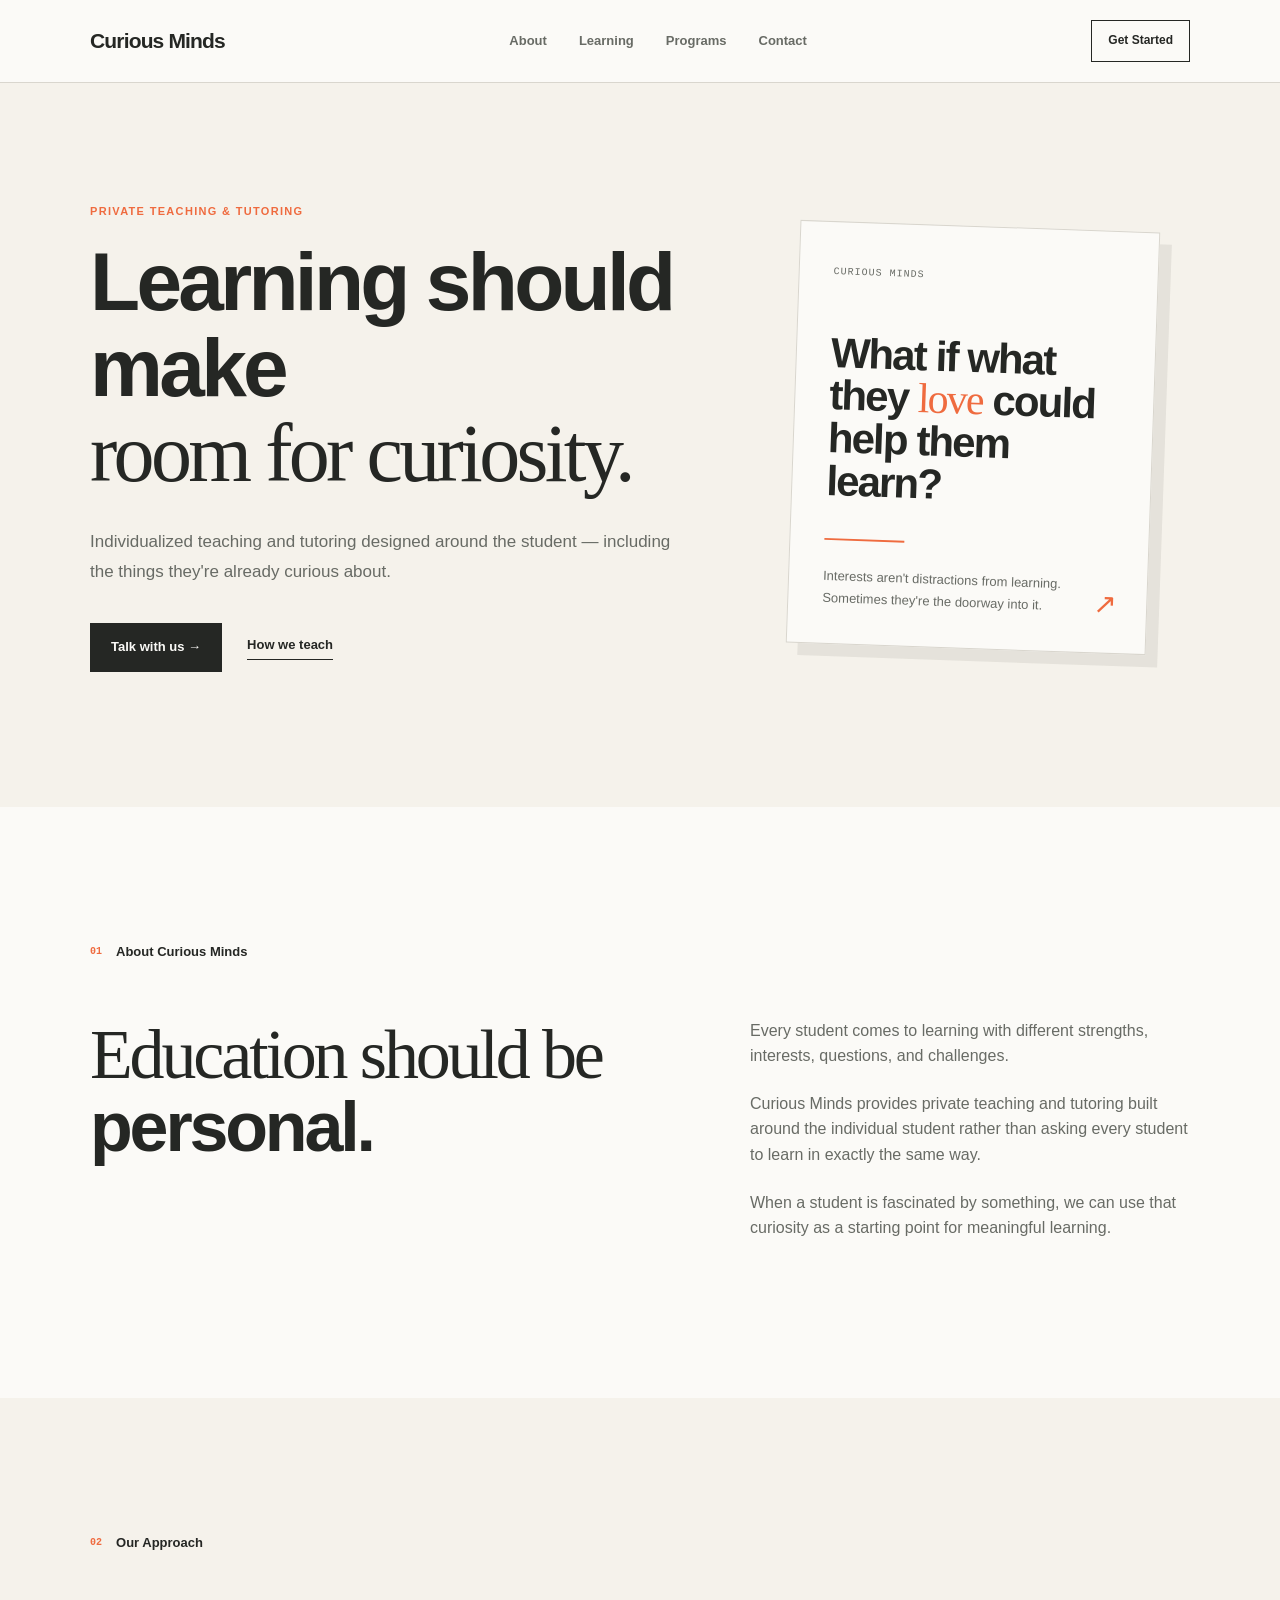
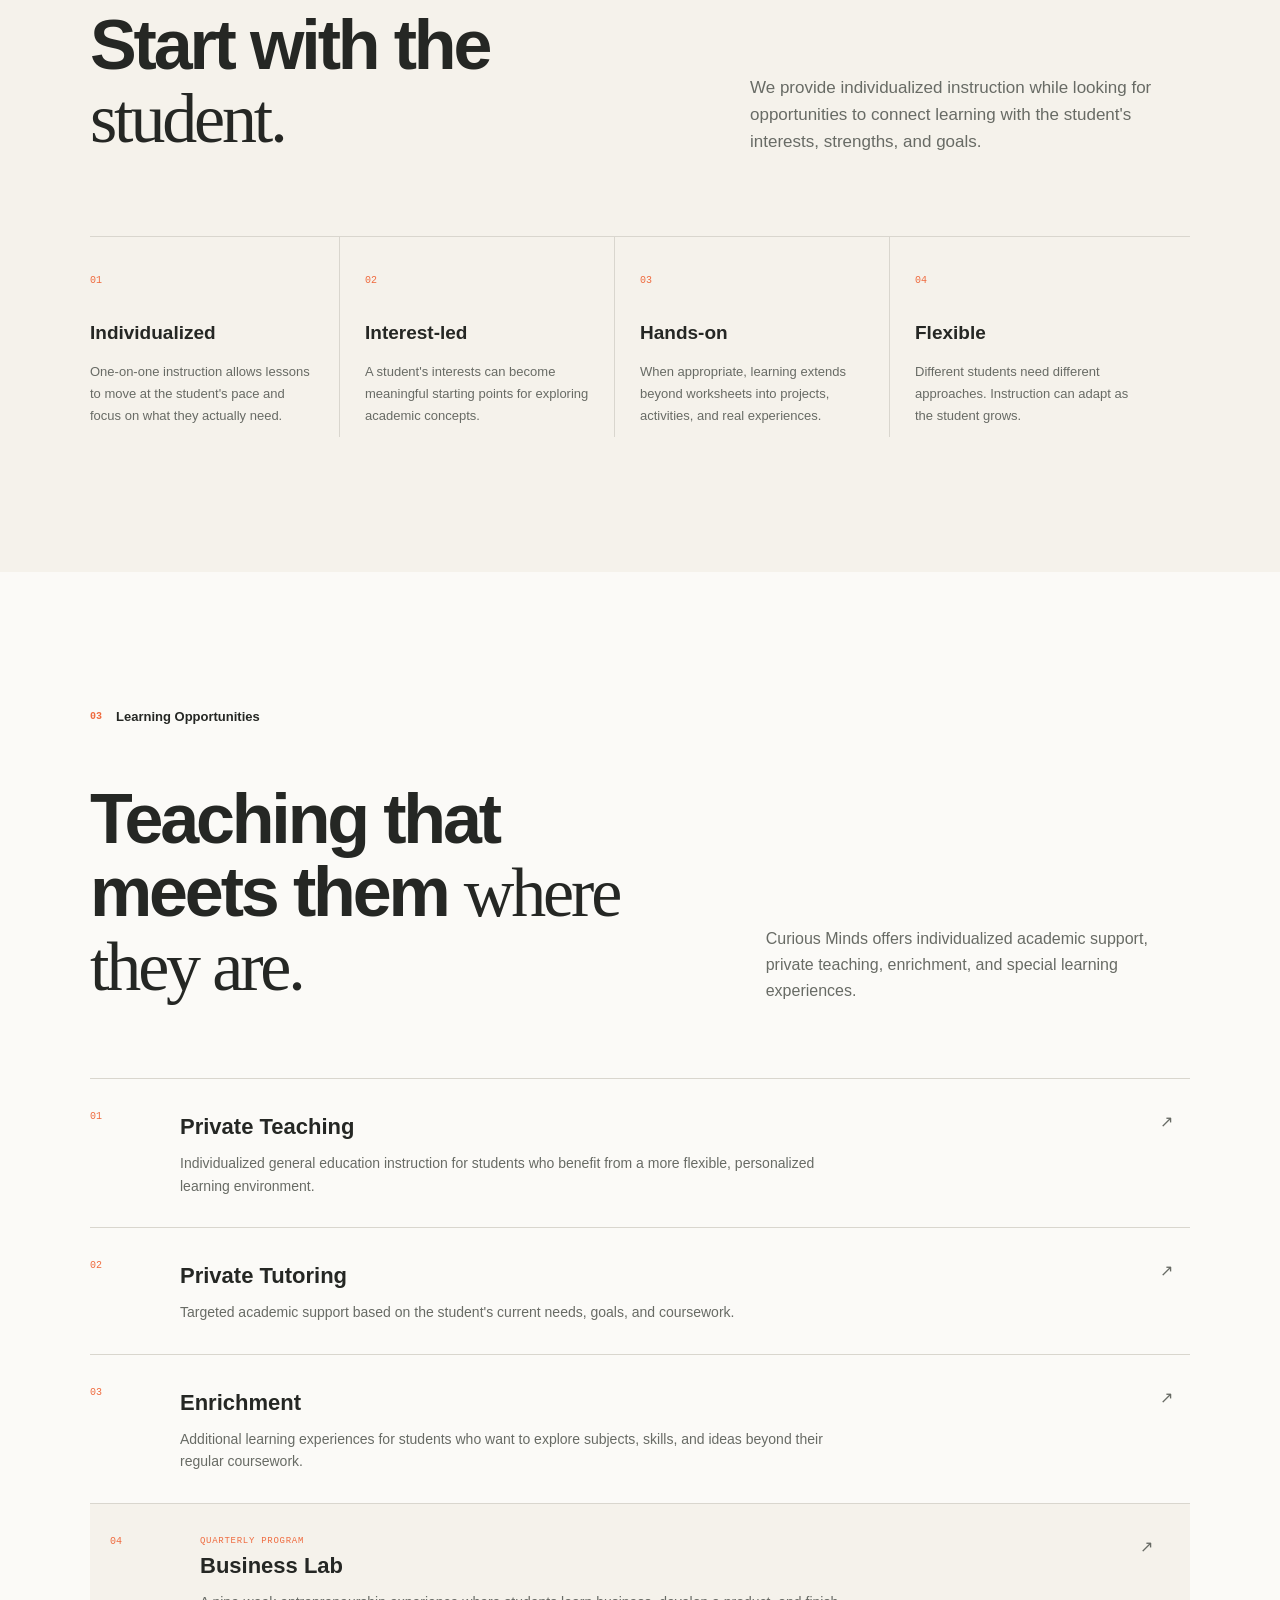
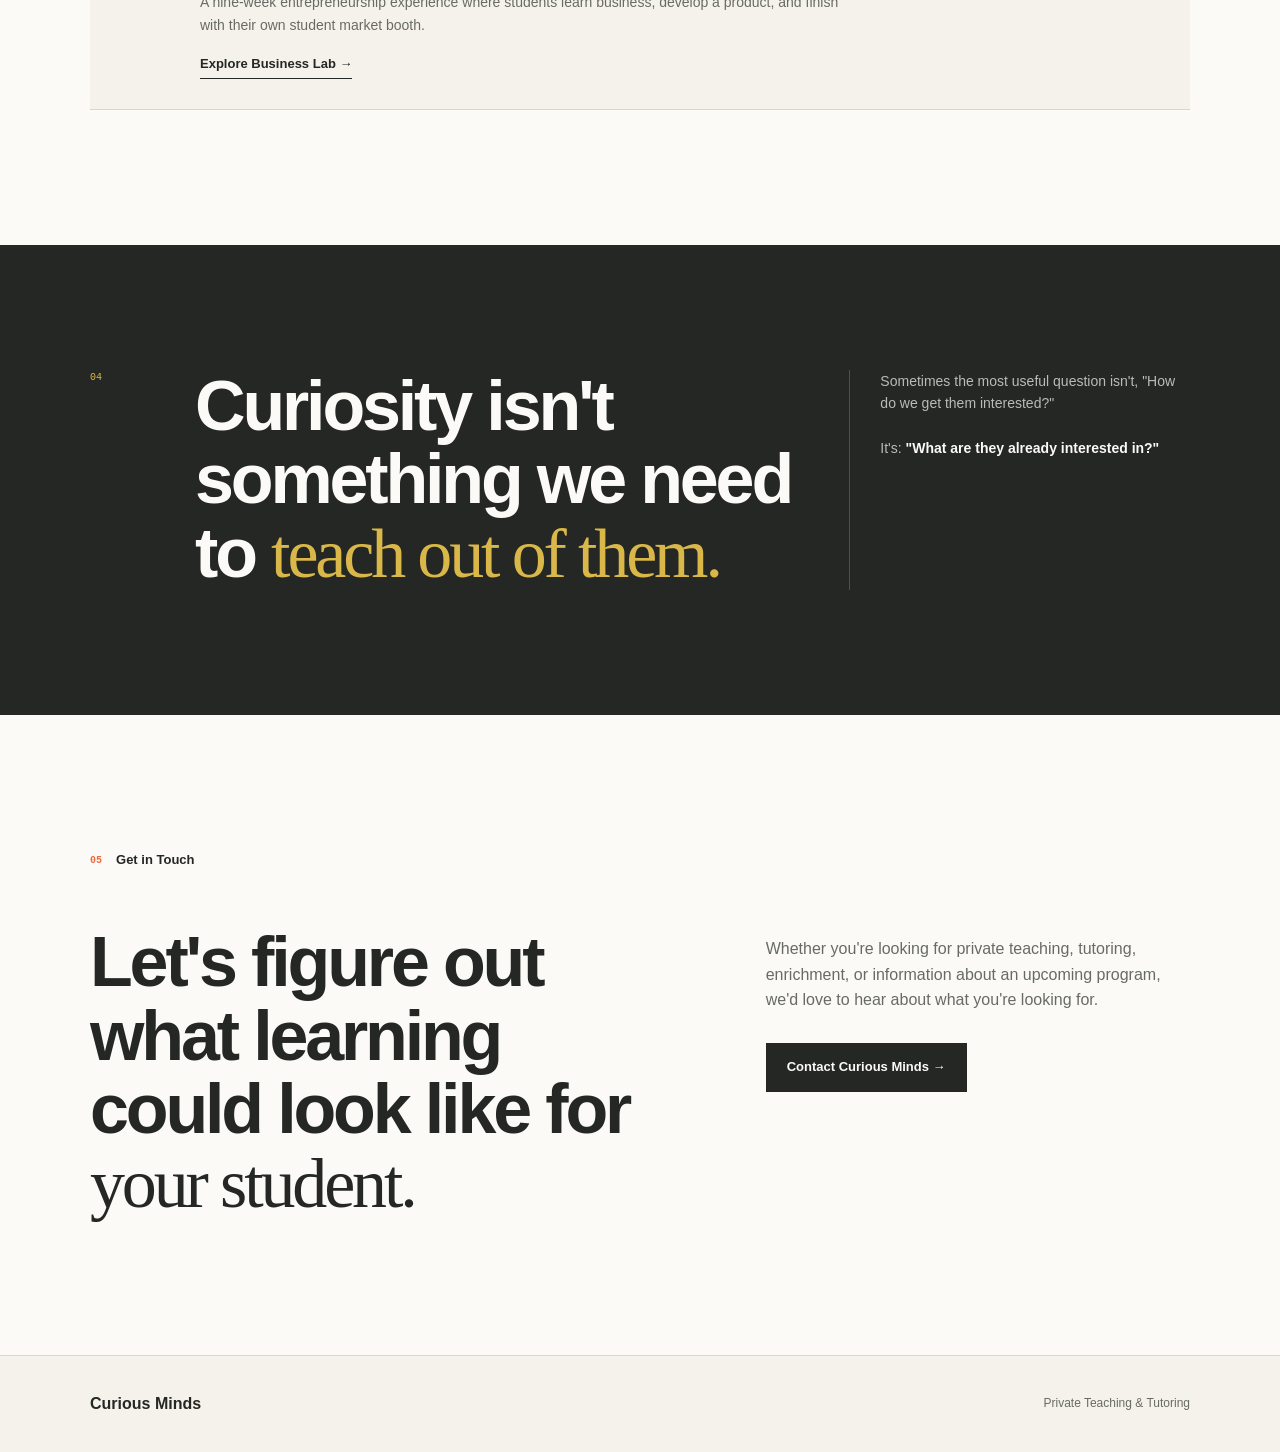
<file: index.html>
<!DOCTYPE html>
<html lang="en">
<head>
    <meta charset="UTF-8">
    <meta name="viewport" content="width=device-width, initial-scale=1.0">

    <title>Curious Minds | Private Teaching & Tutoring</title>

    <link rel="stylesheet" href="style.css">
</head>

<body>

<header class="site-header">
    <div class="container header-inner">

        <a href="index.html" class="logo">
            Curious Minds
        </a>

        <nav>
            <a href="#about">About</a>
            <a href="#learning">Learning</a>
            <a href="#programs">Programs</a>
            <a href="#contact">Contact</a>
        </nav>

        <a href="#contact" class="header-button">
            Get Started
        </a>

    </div>
</header>


<main>

    <!-- HERO -->

    <section class="hero">

        <div class="container hero-grid">

            <div class="hero-copy">

                <p class="eyebrow">
                    PRIVATE TEACHING & TUTORING
                </p>

                <h1>
                    Learning should make
                    <em>room for curiosity.</em>
                </h1>

                <p class="hero-text">
                    Individualized teaching and tutoring designed around
                    the student — including the things they're already
                    curious about.
                </p>

                <div class="hero-actions">

                    <a href="#contact" class="button button-dark">
                        Talk with us →
                    </a>

                    <a href="#learning" class="text-link">
                        How we teach
                    </a>

                </div>

            </div>


            <div class="hero-note">

                <div class="idea-paper">

                    <span class="paper-label">
                        CURIOUS MINDS
                    </span>

                    <h2>
                        What if what
                        they <em>love</em>
                        could help them learn?
                    </h2>

                    <div class="paper-line"></div>

                    <p>
                        Interests aren't distractions from learning.
                        Sometimes they're the doorway into it.
                    </p>

                    <span class="paper-arrow">↗</span>

                </div>

            </div>

        </div>

    </section>


    <!-- ABOUT -->

    <section class="about" id="about">

        <div class="container">

            <div class="section-label">
                <span>01</span>
                About Curious Minds
            </div>

            <div class="about-grid">

                <h2>
                    <em>Education should be</em>
                    personal.
                </h2>

                <div class="about-copy">

                    <p>
                        Every student comes to learning with different
                        strengths, interests, questions, and challenges.
                    </p>

                    <p>
                        Curious Minds provides private teaching and
                        tutoring built around the individual student
                        rather than asking every student to learn in
                        exactly the same way.
                    </p>

                    <p>
                        When a student is fascinated by something,
                        we can use that curiosity as a starting point
                        for meaningful learning.
                    </p>

                </div>

            </div>

        </div>

    </section>


    <!-- LEARNING -->

    <section class="learning" id="learning">

        <div class="container">

            <div class="section-label">
                <span>02</span>
                Our Approach
            </div>

            <div class="learning-intro">

                <h2>
                    Start with
                    the <em>student.</em>
                </h2>

                <p>
                    We provide individualized instruction while looking
                    for opportunities to connect learning with the
                    student's interests, strengths, and goals.
                </p>

            </div>


            <div class="approach-grid">

                <div class="approach-item">

                    <span>01</span>

                    <h3>
                        Individualized
                    </h3>

                    <p>
                        One-on-one instruction allows lessons to move
                        at the student's pace and focus on what they
                        actually need.
                    </p>

                </div>


                <div class="approach-item">

                    <span>02</span>

                    <h3>
                        Interest-led
                    </h3>

                    <p>
                        A student's interests can become meaningful
                        starting points for exploring academic concepts.
                    </p>

                </div>


                <div class="approach-item">

                    <span>03</span>

                    <h3>
                        Hands-on
                    </h3>

                    <p>
                        When appropriate, learning extends beyond
                        worksheets into projects, activities, and
                        real experiences.
                    </p>

                </div>


                <div class="approach-item">

                    <span>04</span>

                    <h3>
                        Flexible
                    </h3>

                    <p>
                        Different students need different approaches.
                        Instruction can adapt as the student grows.
                    </p>

                </div>

            </div>

        </div>

    </section>


    <!-- SERVICES -->

    <section class="services" id="programs">

        <div class="container">

            <div class="section-label">
                <span>03</span>
                Learning Opportunities
            </div>

            <div class="services-heading">

                <h2>
                    Teaching that
                    meets them <em>where they are.</em>
                </h2>

                <p>
                    Curious Minds offers individualized academic support,
                    private teaching, enrichment, and special learning
                    experiences.
                </p>

            </div>


            <div class="service-list">

                <div class="service-row">

                    <span>01</span>

                    <div>
                        <h3>
                            Private Teaching
                        </h3>

                        <p>
                            Individualized general education instruction
                            for students who benefit from a more flexible,
                            personalized learning environment.
                        </p>
                    </div>

                    <span class="service-arrow">↗</span>

                </div>


                <div class="service-row">

                    <span>02</span>

                    <div>
                        <h3>
                            Private Tutoring
                        </h3>

                        <p>
                            Targeted academic support based on the
                            student's current needs, goals, and coursework.
                        </p>
                    </div>

                    <span class="service-arrow">↗</span>

                </div>


                <div class="service-row">

                    <span>03</span>

                    <div>
                        <h3>
                            Enrichment
                        </h3>

                        <p>
                            Additional learning experiences for students
                            who want to explore subjects, skills, and
                            ideas beyond their regular coursework.
                        </p>
                    </div>

                    <span class="service-arrow">↗</span>

                </div>


                <div class="service-row featured-row">

                    <span>04</span>

                    <div>

                        <p class="row-label">
                            QUARTERLY PROGRAM
                        </p>

                        <h3>
                            Business Lab
                        </h3>

                        <p>
                            A nine-week entrepreneurship experience where
                            students learn business, develop a product,
                            and finish with their own student market booth.
                        </p>

                        <a href="business-lab.html" class="text-link">
                            Explore Business Lab →
                        </a>

                    </div>

                    <span class="service-arrow">↗</span>

                </div>

            </div>

        </div>

    </section>


    <!-- WHY CURIOUS MINDS -->

    <section class="statement">

        <div class="container statement-grid">

            <div class="statement-number">
                04
            </div>

            <div class="statement-main">

                <h2>
                    Curiosity isn't something
                    we need to <em>teach out of them.</em>
                </h2>

            </div>

            <div class="statement-side">

                <p>
                    Sometimes the most useful question isn't,
                    "How do we get them interested?"
                </p>

                <p>
                    It's:
                    <strong>"What are they already interested in?"</strong>
                </p>

            </div>

        </div>

    </section>


    <!-- CONTACT -->

    <section class="contact" id="contact">

        <div class="container">

            <div class="section-label">
                <span>05</span>
                Get in Touch
            </div>

            <div class="contact-grid">

                <div>

                    <h2>
                        Let's figure out
                        what learning could
                        look like for <em>your student.</em>
                    </h2>

                </div>

                <div class="contact-copy">

                    <p>
                        Whether you're looking for private teaching,
                        tutoring, enrichment, or information about an
                        upcoming program, we'd love to hear about what
                        you're looking for.
                    </p>

                    <a
                        href="mailto:hello@curiousminds.com"
                        class="button button-dark"
                    >
                        Contact Curious Minds →
                    </a>

                </div>

            </div>

        </div>

    </section>

</main>


<footer>

    <div class="container footer-inner">

        <div class="footer-logo">
            Curious Minds
        </div>

        <p>
            Private Teaching & Tutoring
        </p>

    </div>

</footer>

</body>
</html>
</file>
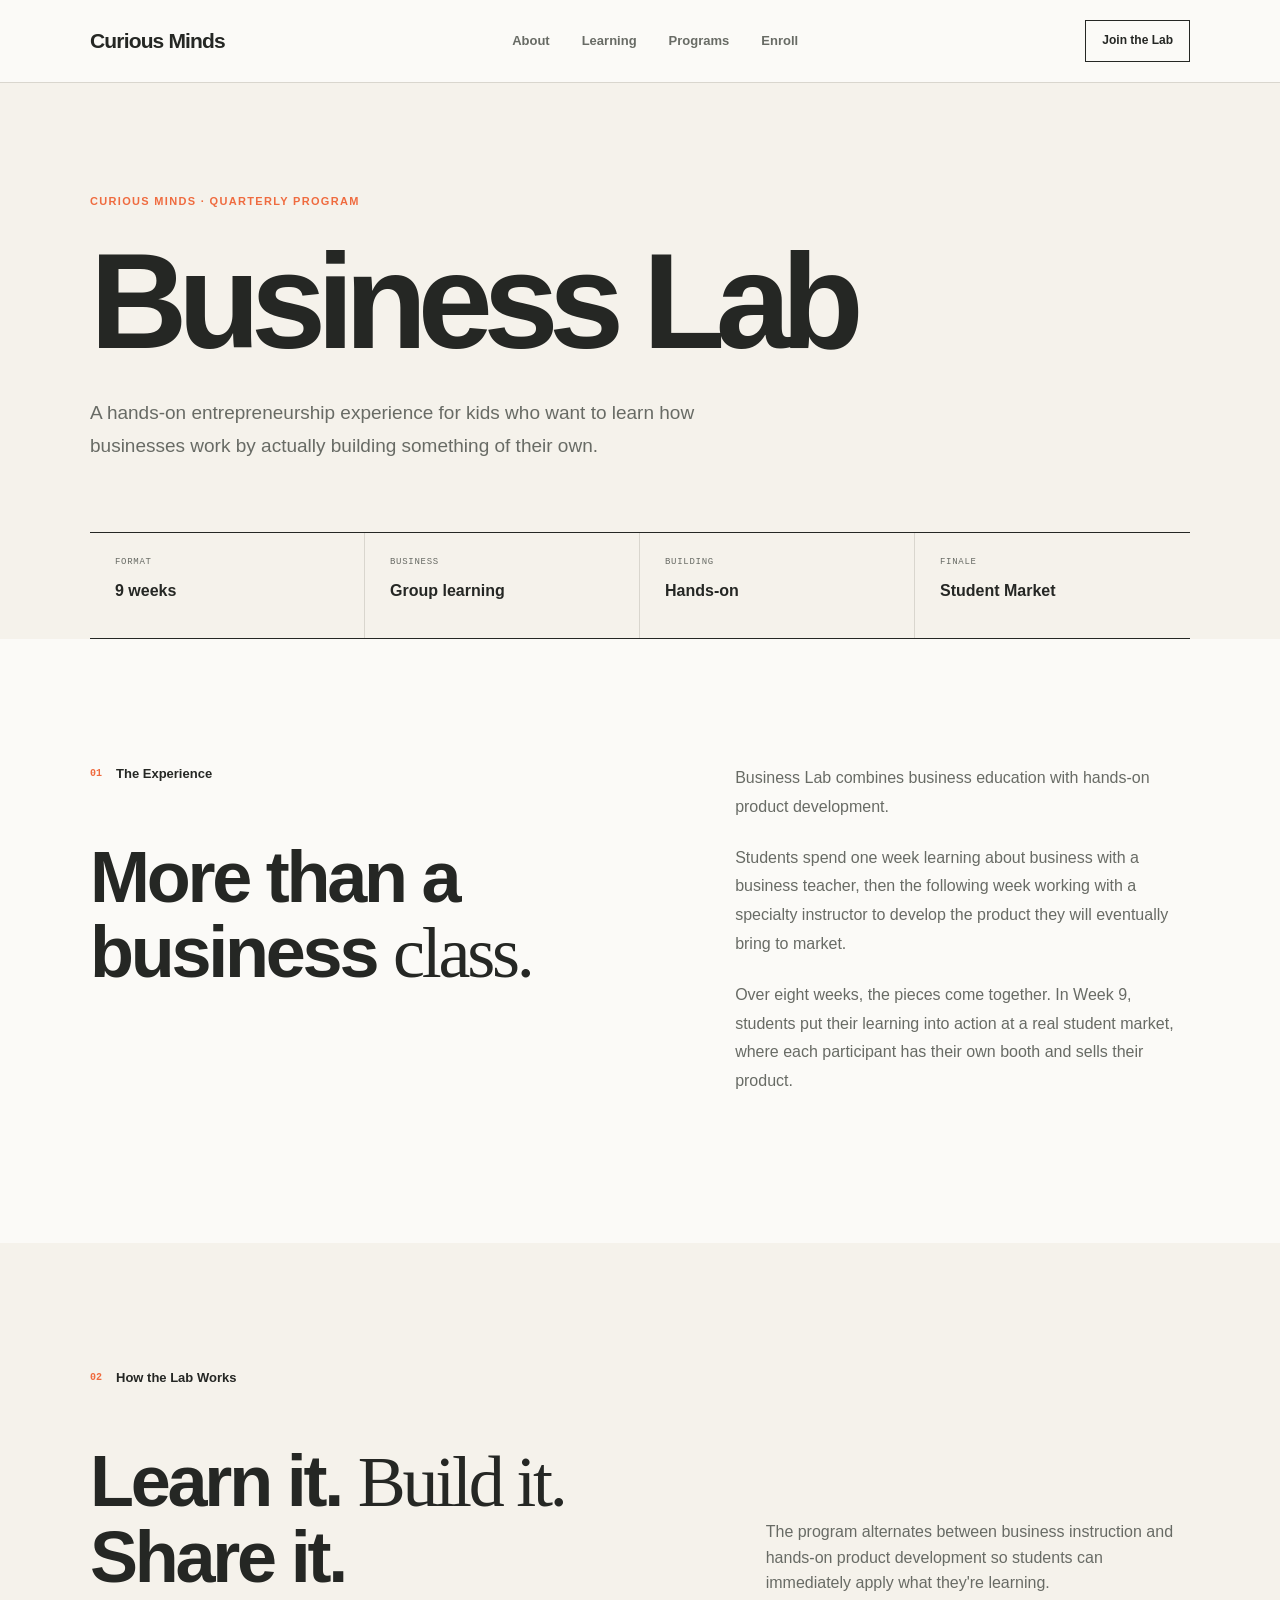
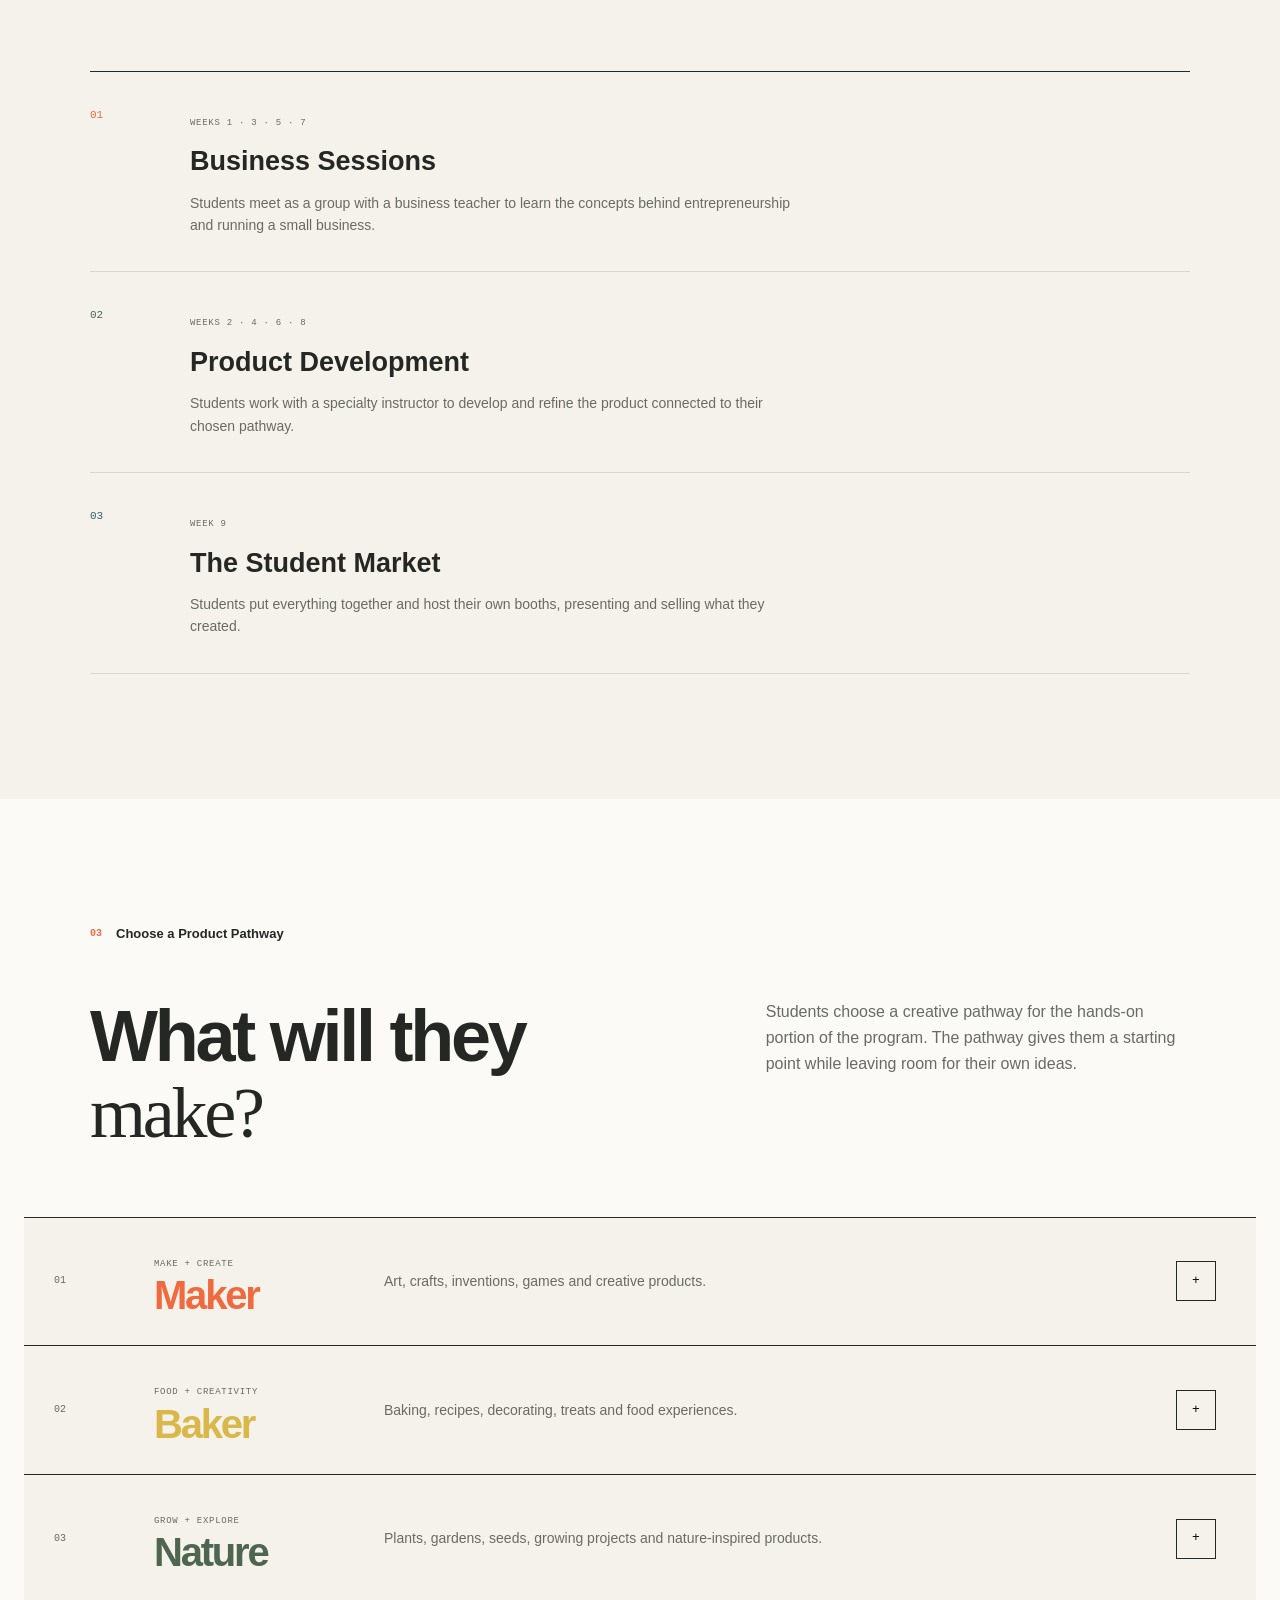
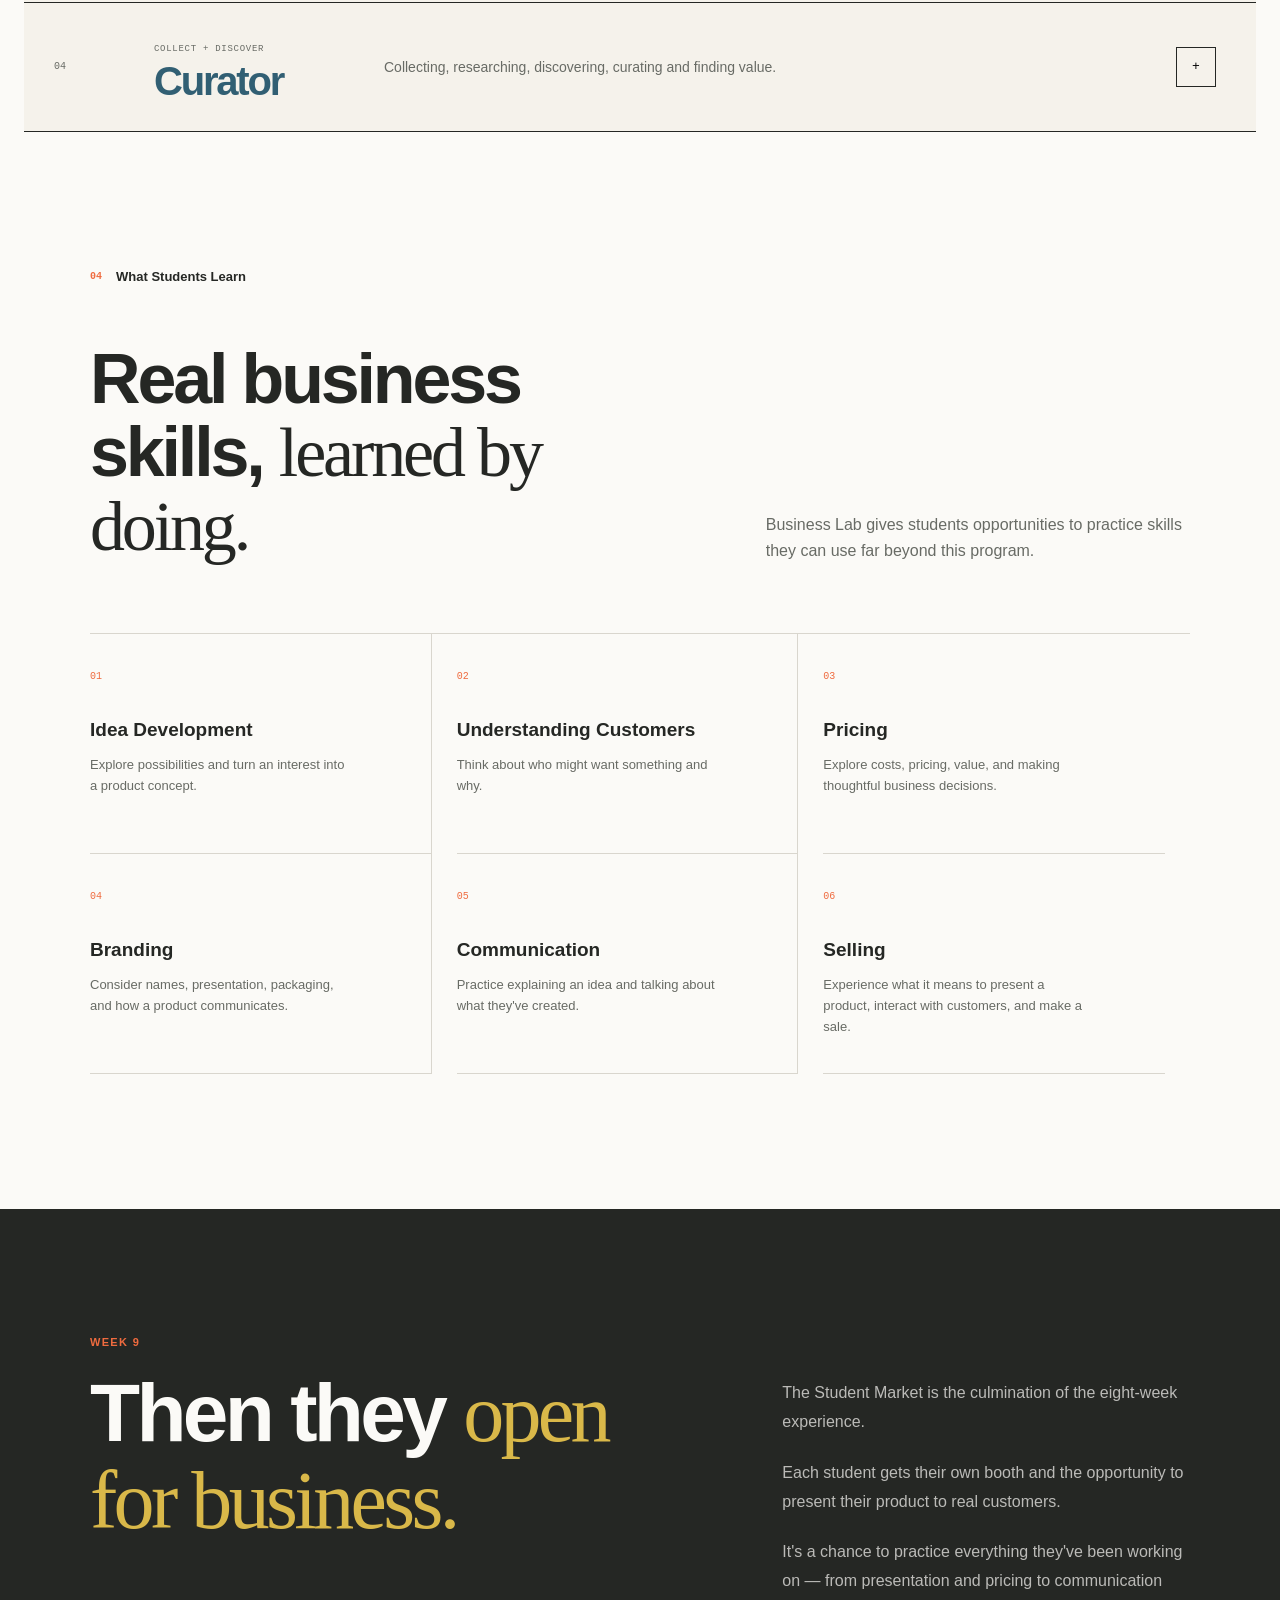
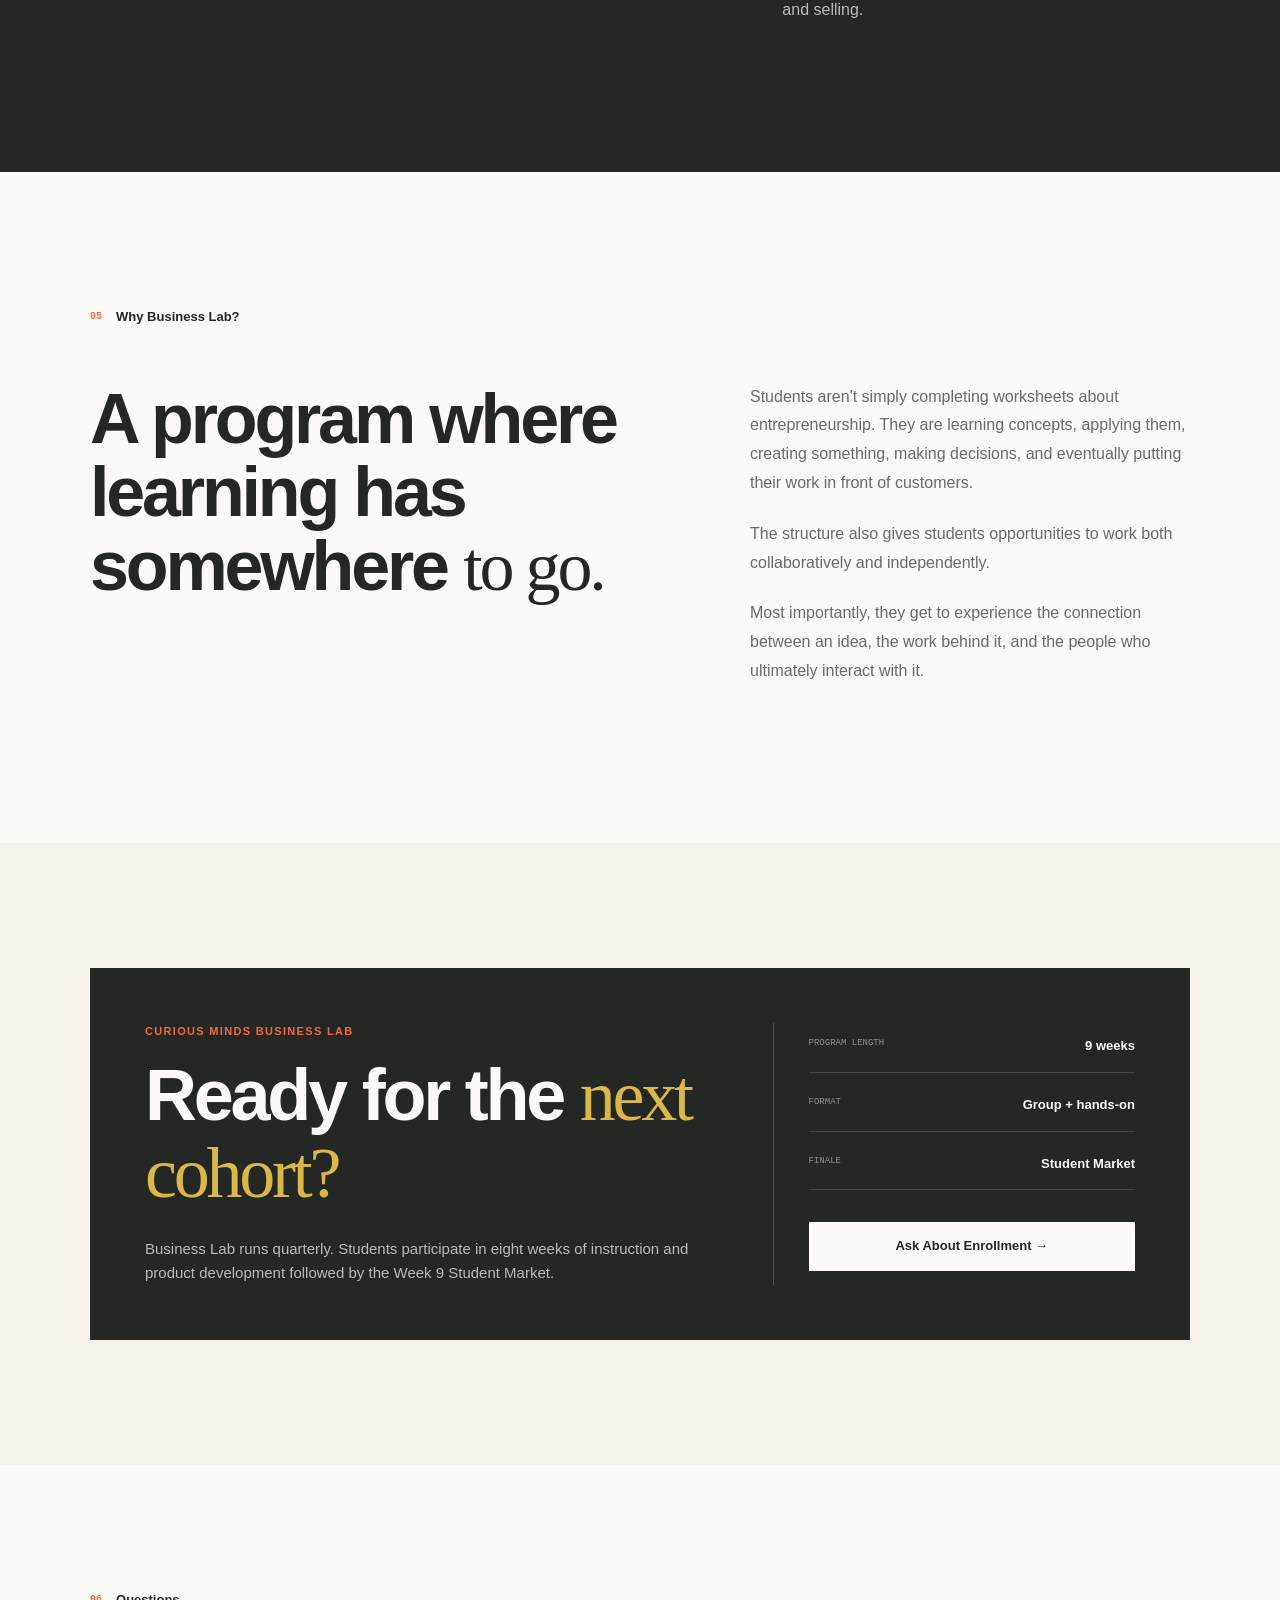
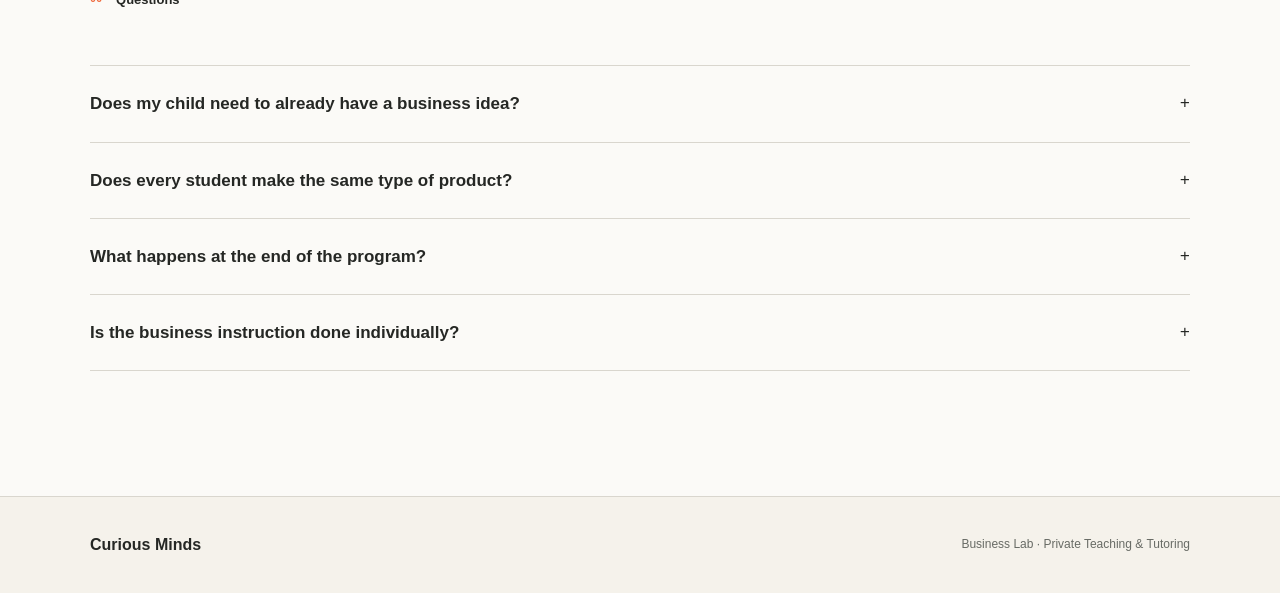
<file: businesslab.html>
<!DOCTYPE html>
<html lang="en">
<head>
    <meta charset="UTF-8">
    <meta name="viewport" content="width=device-width, initial-scale=1.0">

    <title>Business Lab | Curious Minds</title>

    <link rel="stylesheet" href="style.css">
</head>

<body class="business-page">

<header class="site-header">
    <div class="container header-inner">

        <a href="index.html" class="logo">
            Curious Minds
        </a>

        <nav>
            <a href="index.html#about">About</a>
            <a href="index.html#learning">Learning</a>
            <a href="index.html#programs">Programs</a>
            <a href="#enroll">Enroll</a>
        </nav>

        <a href="#enroll" class="header-button">
            Join the Lab
        </a>

    </div>
</header>


<main>


    <!-- BUSINESS LAB HERO -->

    <section class="business-hero">

        <div class="container">

            <p class="eyebrow">
                CURIOUS MINDS · QUARTERLY PROGRAM
            </p>

            <h1>
                Business Lab
            </h1>

            <p class="business-hero-subtitle">
                A hands-on entrepreneurship experience for kids
                who want to learn how businesses work by actually
                building something of their own.
            </p>


            <div class="offer-strip">

                <div>
                    <span>FORMAT</span>
                    <strong>9 weeks</strong>
                </div>

                <div>
                    <span>BUSINESS</span>
                    <strong>Group learning</strong>
                </div>

                <div>
                    <span>BUILDING</span>
                    <strong>Hands-on</strong>
                </div>

                <div>
                    <span>FINALE</span>
                    <strong>Student Market</strong>
                </div>

            </div>

        </div>

    </section>


    <!-- WHAT IS IT -->

    <section class="business-intro">

        <div class="container business-intro-grid">

            <div>

                <div class="section-label">
                    <span>01</span>
                    The Experience
                </div>

                <h2>
                    More than a business
                    <em>class.</em>
                </h2>

            </div>

            <div class="business-intro-copy">

                <p>
                    Business Lab combines business education with
                    hands-on product development.
                </p>

                <p>
                    Students spend one week learning about business
                    with a business teacher, then the following week
                    working with a specialty instructor to develop
                    the product they will eventually bring to market.
                </p>

                <p>
                    Over eight weeks, the pieces come together.
                    In Week 9, students put their learning into action
                    at a real student market, where each participant
                    has their own booth and sells their product.
                </p>

            </div>

        </div>

    </section>


    <!-- HOW IT WORKS -->

    <section class="lab-process">

        <div class="container">

            <div class="section-label">
                <span>02</span>
                How the Lab Works
            </div>

            <div class="lab-process-heading">

                <h2>
                    Learn it.
                    <em>Build it.</em>
                    Share it.
                </h2>

                <p>
                    The program alternates between business instruction
                    and hands-on product development so students can
                    immediately apply what they're learning.
                </p>

            </div>


            <div class="lab-timeline">

                <div class="timeline-item business-step">

                    <div class="timeline-number">
                        01
                    </div>

                    <div class="timeline-content">

                        <span>
                            WEEKS 1 · 3 · 5 · 7
                        </span>

                        <h3>
                            Business Sessions
                        </h3>

                        <p>
                            Students meet as a group with a business
                            teacher to learn the concepts behind
                            entrepreneurship and running a small business.
                        </p>

                    </div>

                </div>


                <div class="timeline-item product-step">

                    <div class="timeline-number">
                        02
                    </div>

                    <div class="timeline-content">

                        <span>
                            WEEKS 2 · 4 · 6 · 8
                        </span>

                        <h3>
                            Product Development
                        </h3>

                        <p>
                            Students work with a specialty instructor
                            to develop and refine the product connected
                            to their chosen pathway.
                        </p>

                    </div>

                </div>


                <div class="timeline-item market-step">

                    <div class="timeline-number">
                        03
                    </div>

                    <div class="timeline-content">

                        <span>
                            WEEK 9
                        </span>

                        <h3>
                            The Student Market
                        </h3>

                        <p>
                            Students put everything together and host
                            their own booths, presenting and selling
                            what they created.
                        </p>

                    </div>

                </div>

            </div>

        </div>

    </section>


    <!-- PATHWAYS -->

    <section class="business-pathways">

        <div class="container">

            <div class="section-label">
                <span>03</span>
                Choose a Product Pathway
            </div>

            <div class="business-pathway-heading">

                <h2>
                    What will they
                    <em>make?</em>
                </h2>

                <p>
                    Students choose a creative pathway for the
                    hands-on portion of the program. The pathway
                    gives them a starting point while leaving room
                    for their own ideas.
                </p>

            </div>

        </div>


        <div class="business-cards">


            <!-- MAKER -->

            <article class="business-card maker">

                <button
                    class="business-card-head"
                    onclick="toggleBusinessCard(this)"
                >

                    <div class="business-card-number">
                        01
                    </div>

                    <div class="business-card-title">

                        <span>
                            MAKE + CREATE
                        </span>

                        <h3>
                            Maker
                        </h3>

                    </div>

                    <div class="business-card-description">
                        Art, crafts, inventions, games and creative
                        products.
                    </div>

                    <div class="business-expand">
                        +
                    </div>

                </button>


                <div class="business-card-body">

                    <p class="business-card-lead">
                        For students who love designing, building,
                        crafting, drawing, inventing, or figuring out
                        how things work.
                    </p>

                    <div class="business-ideas">

                        <div>
                            <h4>
                                POSSIBILITIES
                            </h4>

                            <p>
                                Art prints, stickers, jewelry,
                                accessories, games, kits, crafts,
                                textile projects, inventions and
                                upcycled creations.
                            </p>
                        </div>

                        <div>
                            <h4>
                                THE GOAL
                            </h4>

                            <p>
                                Develop something they can proudly
                                present as a finished product at the
                                Student Market.
                            </p>
                        </div>

                    </div>

                </div>

            </article>


            <!-- BAKER -->

            <article class="business-card baker">

                <button
                    class="business-card-head"
                    onclick="toggleBusinessCard(this)"
                >

                    <div class="business-card-number">
                        02
                    </div>

                    <div class="business-card-title">

                        <span>
                            FOOD + CREATIVITY
                        </span>

                        <h3>
                            Baker
                        </h3>

                    </div>

                    <div class="business-card-description">
                        Baking, recipes, decorating, treats and food
                        experiences.
                    </div>

                    <div class="business-expand">
                        +
                    </div>

                </button>


                <div class="business-card-body">

                    <p class="business-card-lead">
                        For students who love baking, experimenting
                        with recipes, decorating treats, or imagining
                        their own food creations.
                    </p>

                    <div class="business-ideas">

                        <div>
                            <h4>
                                POSSIBILITIES
                            </h4>

                            <p>
                                Cookies, brownies, breads, cupcakes,
                                decorated treats, recipe products,
                                baking kits, mixes and other food-based
                                ideas.
                            </p>
                        </div>

                        <div>
                            <h4>
                                THE GOAL
                            </h4>

                            <p>
                                Explore how a favorite recipe or food
                                idea can become something customers
                                would want to buy.
                            </p>
                        </div>

                    </div>

                </div>

            </article>


            <!-- NATURE -->

            <article class="business-card nature">

                <button
                    class="business-card-head"
                    onclick="toggleBusinessCard(this)"
                >

                    <div class="business-card-number">
                        03
                    </div>

                    <div class="business-card-title">

                        <span>
                            GROW + EXPLORE
                        </span>

                        <h3>
                            Nature
                        </h3>

                    </div>

                    <div class="business-card-description">
                        Plants, gardens, seeds, growing projects and
                        nature-inspired products.
                    </div>

                    <div class="business-expand">
                        +
                    </div>

                </button>


                <div class="business-card-body">

                    <p class="business-card-lead">
                        For students who are fascinated by plants,
                        gardening, growing things, nature, or the
                        environment around them.
                    </p>

                    <div class="business-ideas">

                        <div>
                            <h4>
                                POSSIBILITIES
                            </h4>

                            <p>
                                Starter plants, herbs, seedlings,
                                flowers, seed packets, garden kits,
                                botanical art, nature journals and
                                other growing projects.
                            </p>
                        </div>

                        <div>
                            <h4>
                                THE GOAL
                            </h4>

                            <p>
                                Develop something that connects their
                                interest in nature with a useful,
                                beautiful, or shareable product.
                            </p>
                        </div>

                    </div>

                </div>

            </article>


            <!-- CURATOR -->

            <article class="business-card curator">

                <button
                    class="business-card-head"
                    onclick="toggleBusinessCard(this)"
                >

                    <div class="business-card-number">
                        04
                    </div>

                    <div class="business-card-title">

                        <span>
                            COLLECT + DISCOVER
                        </span>

                        <h3>
                            Curator
                        </h3>

                    </div>

                    <div class="business-card-description">
                        Collecting, researching, discovering, curating
                        and finding value.
                    </div>

                    <div class="business-expand">
                        +
                    </div>

                </button>


                <div class="business-card-body">

                    <p class="business-card-lead">
                        For students who love collecting, researching,
                        hunting for interesting things, or becoming
                        deeply knowledgeable about a subject.
                    </p>

                    <div class="business-ideas">

                        <div>
                            <h4>
                                POSSIBILITIES
                            </h4>

                            <p>
                                Curated collections, themed boxes,
                                collectibles, specialty finds,
                                research-based products, guides and
                                carefully selected items.
                            </p>
                        </div>

                        <div>
                            <h4>
                                THE GOAL
                            </h4>

                            <p>
                                Learn how knowledge, discovery,
                                presentation and curation can become
                                something others value.
                            </p>
                        </div>

                    </div>

                </div>

            </article>

        </div>

    </section>


    <!-- WHAT THEY LEARN -->

    <section class="skills-section">

        <div class="container">

            <div class="section-label">
                <span>04</span>
                What Students Learn
            </div>

            <div class="skills-heading">

                <h2>
                    Real business skills,
                    <em>learned by doing.</em>
                </h2>

                <p>
                    Business Lab gives students opportunities to practice
                    skills they can use far beyond this program.
                </p>

            </div>


            <div class="skills-grid">

                <div class="skill">

                    <span>01</span>

                    <h3>
                        Idea Development
                    </h3>

                    <p>
                        Explore possibilities and turn an interest
                        into a product concept.
                    </p>

                </div>


                <div class="skill">

                    <span>02</span>

                    <h3>
                        Understanding Customers
                    </h3>

                    <p>
                        Think about who might want something and why.
                    </p>

                </div>


                <div class="skill">

                    <span>03</span>

                    <h3>
                        Pricing
                    </h3>

                    <p>
                        Explore costs, pricing, value, and making
                        thoughtful business decisions.
                    </p>

                </div>


                <div class="skill">

                    <span>04</span>

                    <h3>
                        Branding
                    </h3>

                    <p>
                        Consider names, presentation, packaging,
                        and how a product communicates.
                    </p>

                </div>


                <div class="skill">

                    <span>05</span>

                    <h3>
                        Communication
                    </h3>

                    <p>
                        Practice explaining an idea and talking
                        about what they've created.
                    </p>

                </div>


                <div class="skill">

                    <span>06</span>

                    <h3>
                        Selling
                    </h3>

                    <p>
                        Experience what it means to present a product,
                        interact with customers, and make a sale.
                    </p>

                </div>

            </div>

        </div>

    </section>


    <!-- THE MARKET -->

    <section class="market">

        <div class="container market-inner">

            <div>

                <p class="eyebrow">
                    WEEK 9
                </p>

                <h2>
                    Then they
                    <em>open for business.</em>
                </h2>

            </div>

            <div class="market-copy">

                <p>
                    The Student Market is the culmination of the
                    eight-week experience.
                </p>

                <p>
                    Each student gets their own booth and the opportunity
                    to present their product to real customers.
                </p>

                <p>
                    It's a chance to practice everything they've been
                    working on — from presentation and pricing to
                    communication and selling.
                </p>

            </div>

        </div>

    </section>


    <!-- PARENT VALUE -->

    <section class="parent-section">

        <div class="container">

            <div class="section-label">
                <span>05</span>
                Why Business Lab?
            </div>

            <div class="parent-grid">

                <h2>
                    A program where
                    learning has somewhere
                    <em>to go.</em>
                </h2>

                <div>

                    <p>
                        Students aren't simply completing worksheets
                        about entrepreneurship. They are learning
                        concepts, applying them, creating something,
                        making decisions, and eventually putting their
                        work in front of customers.
                    </p>

                    <p>
                        The structure also gives students opportunities
                        to work both collaboratively and independently.
                    </p>

                    <p>
                        Most importantly, they get to experience the
                        connection between an idea, the work behind it,
                        and the people who ultimately interact with it.
                    </p>

                </div>

            </div>

        </div>

    </section>


    <!-- OFFER -->

    <section class="enrollment" id="enroll">

        <div class="container">

            <div class="enrollment-card">

                <div class="enrollment-main">

                    <p class="eyebrow">
                        CURIOUS MINDS BUSINESS LAB
                    </p>

                    <h2>
                        Ready for the
                        <em>next cohort?</em>
                    </h2>

                    <p>
                        Business Lab runs quarterly. Students participate
                        in eight weeks of instruction and product
                        development followed by the Week 9 Student Market.
                    </p>

                </div>


                <div class="enrollment-details">

                    <div>
                        <span>PROGRAM LENGTH</span>
                        <strong>9 weeks</strong>
                    </div>

                    <div>
                        <span>FORMAT</span>
                        <strong>Group + hands-on</strong>
                    </div>

                    <div>
                        <span>FINALE</span>
                        <strong>Student Market</strong>
                    </div>

                    <a
                        href="mailto:hello@curiousminds.com"
                        class="button button-light"
                    >
                        Ask About Enrollment →
                    </a>

                </div>

            </div>

        </div>

    </section>


    <!-- FAQ -->

    <section class="faq">

        <div class="container">

            <div class="section-label">
                <span>06</span>
                Questions
            </div>

            <div class="faq-list">

                <details>
                    <summary>
                        Does my child need to already have a business idea?
                        <span>+</span>
                    </summary>

                    <p>
                        No. Business Lab is designed to help students
                        explore ideas and develop a product throughout
                        the program.
                    </p>
                </details>


                <details>
                    <summary>
                        Does every student make the same type of product?
                        <span>+</span>
                    </summary>

                    <p>
                        No. Students choose from four product pathways —
                        Maker, Baker, Nature, or Curator — and develop
                        their own product within that pathway.
                    </p>
                </details>


                <details>
                    <summary>
                        What happens at the end of the program?
                        <span>+</span>
                    </summary>

                    <p>
                        Week 9 is the Student Market. Each student has
                        their own booth where they present and sell
                        their product.
                    </p>
                </details>


                <details>
                    <summary>
                        Is the business instruction done individually?
                        <span>+</span>
                    </summary>

                    <p>
                        The business portion is taught in a group setting.
                        The product-development portion takes place with
                        the instructor connected to the student's chosen
                        pathway.
                    </p>
                </details>

            </div>

        </div>

    </section>


</main>


<footer>

    <div class="container footer-inner">

        <div class="footer-logo">
            Curious Minds
        </div>

        <p>
            Business Lab · Private Teaching & Tutoring
        </p>

    </div>

</footer>


<script>

function toggleBusinessCard(button) {

    const card = button.closest(".business-card");
    const wasOpen = card.classList.contains("open");

    document.querySelectorAll(".business-card.open").forEach(function(item) {
        item.classList.remove("open");
    });

    if (!wasOpen) {
        card.classList.add("open");
    }

}

</script>

</body>
</html>
</file>
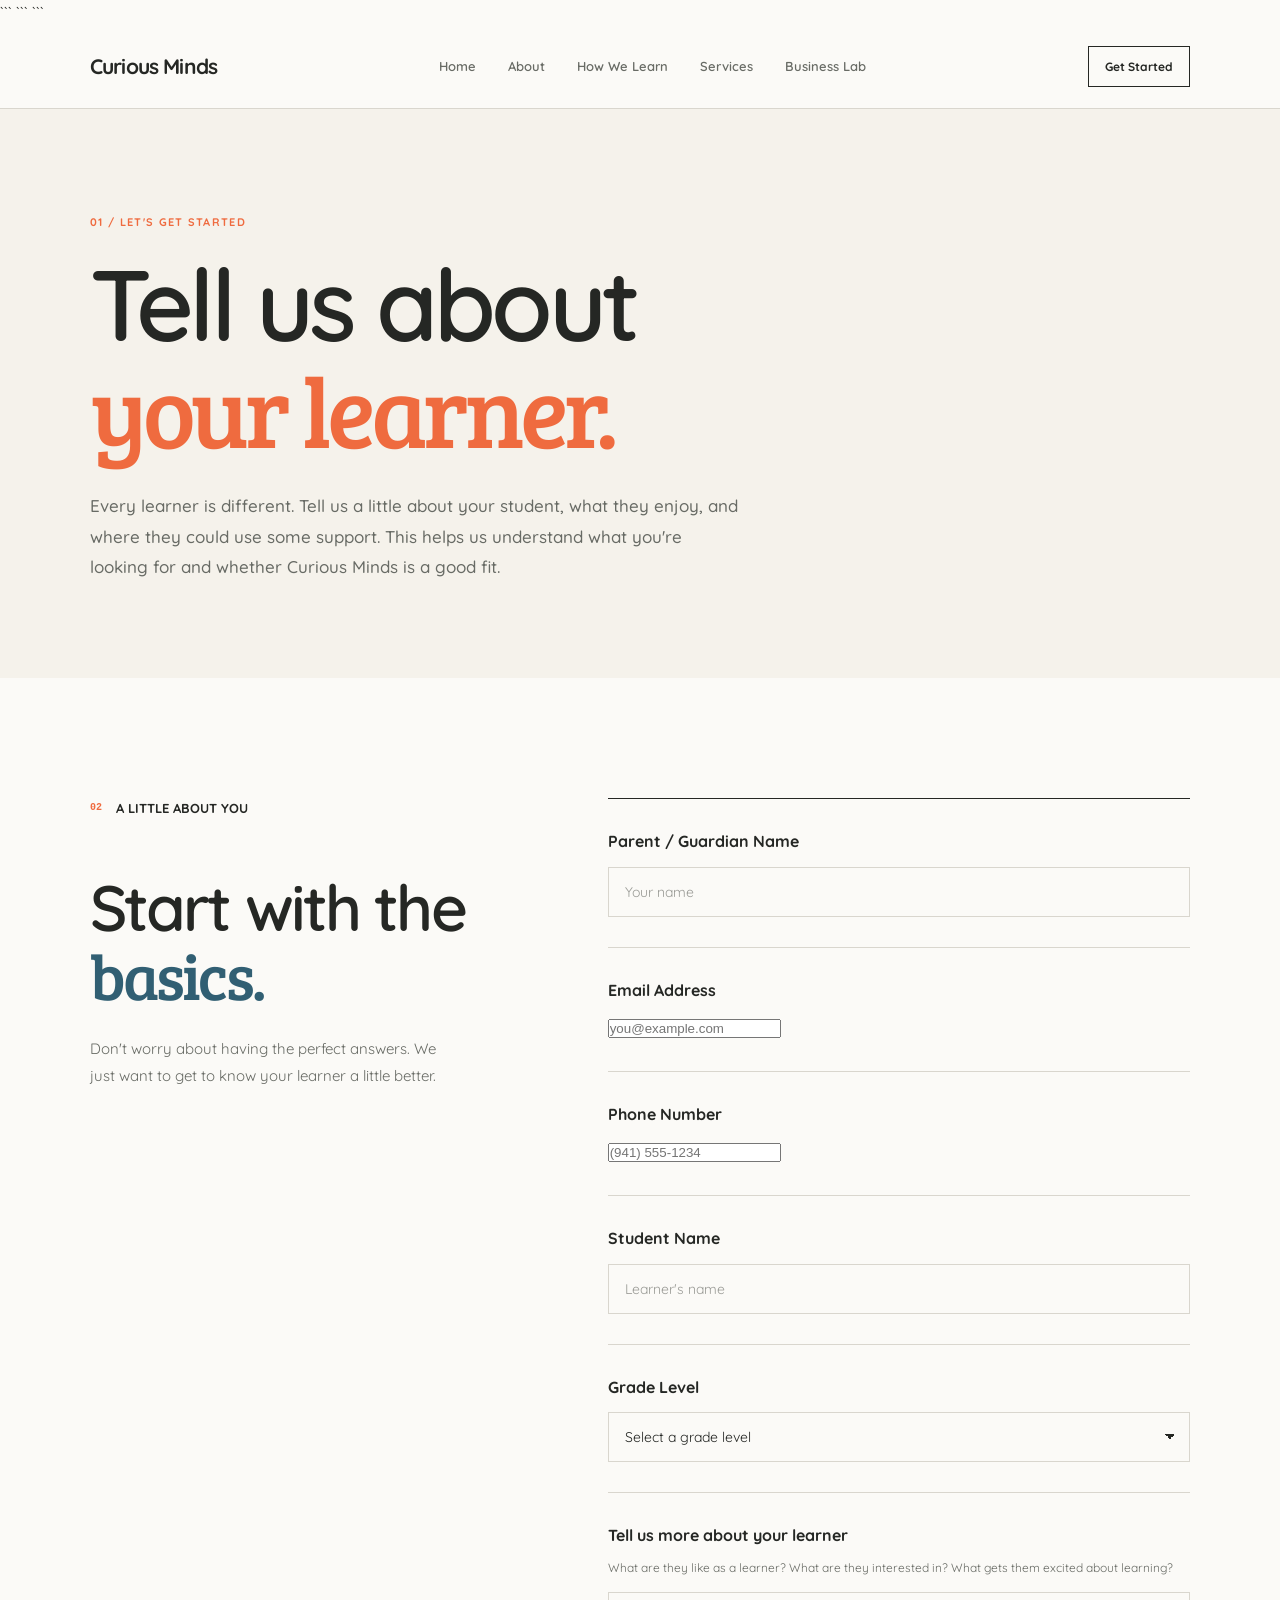
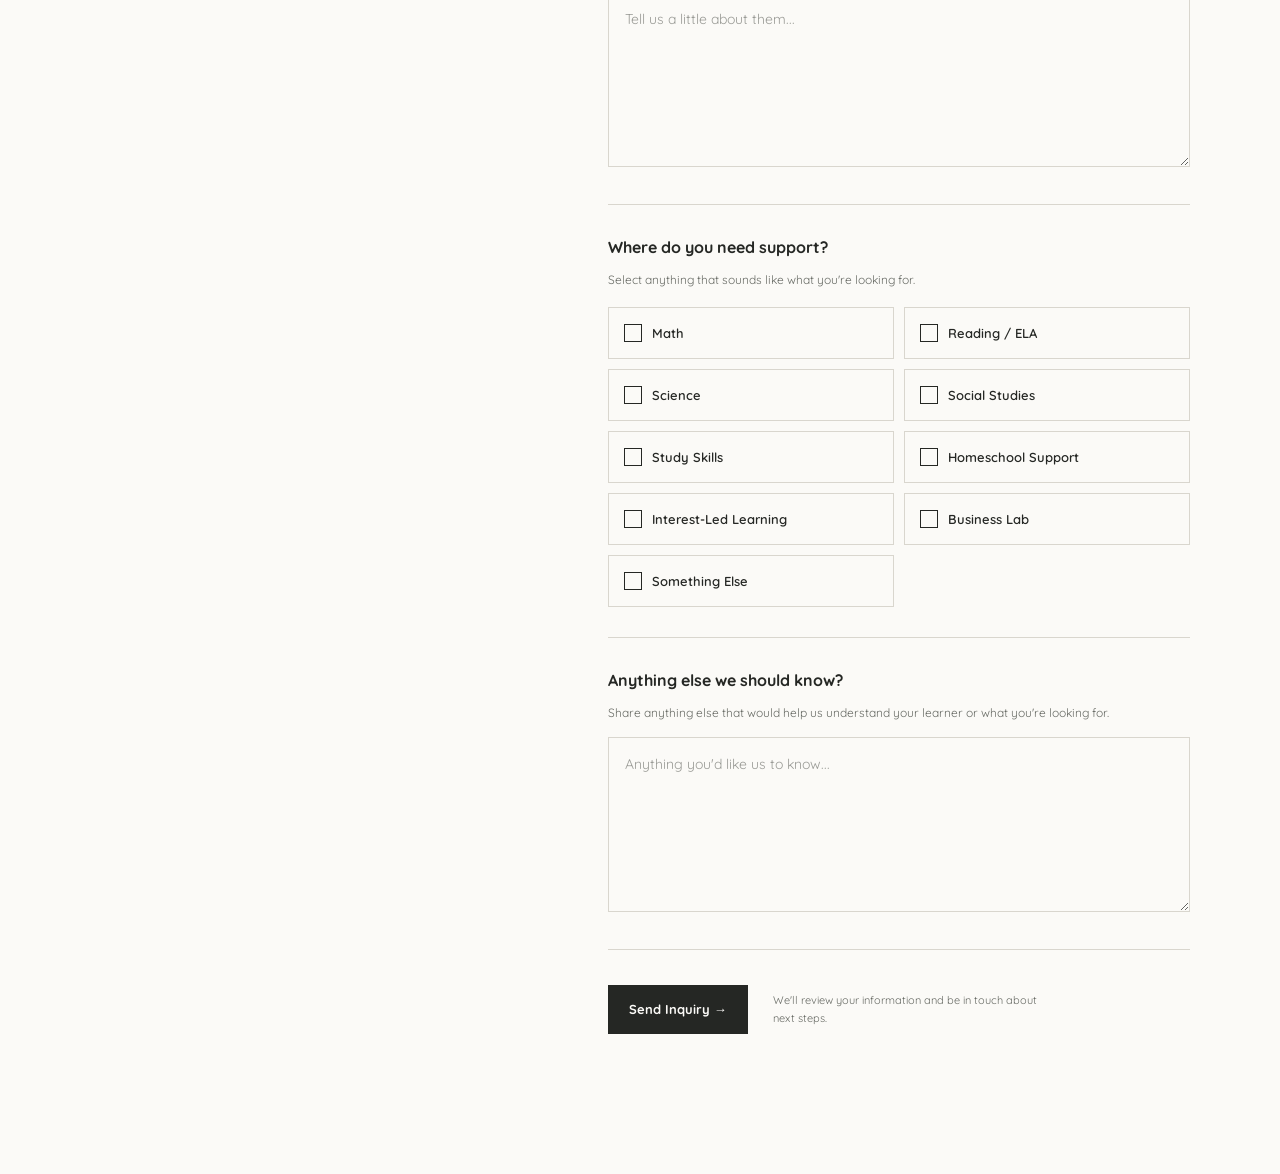
<file: signup.html>
<!DOCTYPE html>

<html lang="en">
<head>
    <meta charset="UTF-8">
    <meta name="viewport" content="width=device-width, initial-scale=1.0">

```
<title>Get Started — Curious Minds</title>

<link rel="preconnect" href="https://fonts.googleapis.com">
<link rel="preconnect" href="https://fonts.gstatic.com" crossorigin>
<link href="https://fonts.googleapis.com/css2?family=Bree+Serif&family=Quicksand:wght@400;500;600;700&display=swap" rel="stylesheet">

<link rel="stylesheet" href="style.css">
```

</head>

<body>

```
<!-- HEADER -->
<header class="site-header">
    <div class="container header-inner">

        <a href="index.html" class="logo">
            Curious Minds
        </a>

        <nav>
            <a href="index.html">Home</a>
            <a href="index.html#about">About</a>
            <a href="index.html#learning">How We Learn</a>
            <a href="index.html#services">Services</a>
            <a href="business-lab.html">Business Lab</a>
        </nav>

        <a href="signup.html" class="header-button">
            Get Started
        </a>

    </div>
</header>


<!-- SIGNUP HERO -->
<main>

    <section class="signup-hero">

        <div class="container">

            <p class="eyebrow">
                01 / LET'S GET STARTED
            </p>

            <h1>
                Tell us about
                <em>your learner.</em>
            </h1>

            <p class="signup-intro">
                Every learner is different. Tell us a little about your
                student, what they enjoy, and where they could use some
                support. This helps us understand what you're looking for
                and whether Curious Minds is a good fit.
            </p>

        </div>

    </section>


    <!-- SIGNUP FORM -->
    <section class="signup-section">

        <div class="container">

            <div class="signup-layout">

                <!-- LEFT SIDE -->
                <div class="signup-side">

                    <p class="section-label">
                        <span>02</span>
                        A LITTLE ABOUT YOU
                    </p>

                    <h2>
                        Start with the
                        <em>basics.</em>
                    </h2>

                    <p>
                        Don't worry about having the perfect answers.
                        We just want to get to know your learner a
                        little better.
                    </p>

                </div>


                <!-- FORM -->
                <form class="signup-form" id="signupForm">

                    <!-- PARENT NAME -->
                    <div class="form-group">

                        <label for="parentName">
                            Parent / Guardian Name
                        </label>

                        <input
                            type="text"
                            id="parentName"
                            name="parentName"
                            placeholder="Your name"
                            required
                        >

                    </div>


                    <!-- EMAIL -->
                    <div class="form-group">

                        <label for="email">
                            Email Address
                        </label>

                        <input
                            type="email"
                            id="email"
                            name="email"
                            placeholder="you@example.com"
                            required
                        >

                    </div>


                    <!-- PHONE -->
                    <div class="form-group">

                        <label for="phone">
                            Phone Number
                        </label>

                        <input
                            type="tel"
                            id="phone"
                            name="phone"
                            placeholder="(941) 555-1234"
                        >

                    </div>


                    <!-- STUDENT NAME -->
                    <div class="form-group">

                        <label for="studentName">
                            Student Name
                        </label>

                        <input
                            type="text"
                            id="studentName"
                            name="studentName"
                            placeholder="Learner's name"
                            required
                        >

                    </div>


                    <!-- GRADE -->
                    <div class="form-group">

                        <label for="gradeLevel">
                            Grade Level
                        </label>

                        <select
                            id="gradeLevel"
                            name="gradeLevel"
                            required
                        >

                            <option value="" selected disabled>
                                Select a grade level
                            </option>

                            <option value="Pre-K">
                                Pre-K
                            </option>

                            <option value="Kindergarten">
                                Kindergarten
                            </option>

                            <option value="1st Grade">
                                1st Grade
                            </option>

                            <option value="2nd Grade">
                                2nd Grade
                            </option>

                            <option value="3rd Grade">
                                3rd Grade
                            </option>

                            <option value="4th Grade">
                                4th Grade
                            </option>

                            <option value="5th Grade">
                                5th Grade
                            </option>

                            <option value="6th Grade">
                                6th Grade
                            </option>

                            <option value="7th Grade">
                                7th Grade
                            </option>

                            <option value="8th Grade">
                                8th Grade
                            </option>

                            <option value="9th Grade">
                                9th Grade
                            </option>

                            <option value="10th Grade">
                                10th Grade
                            </option>

                            <option value="11th Grade">
                                11th Grade
                            </option>

                            <option value="12th Grade">
                                12th Grade
                            </option>

                            <option value="Other">
                                Other
                            </option>

                        </select>

                    </div>


                    <!-- ABOUT LEARNER -->
                    <div class="form-group">

                        <label for="learner">
                            Tell us more about your learner
                        </label>

                        <p class="field-help">
                            What are they like as a learner? What are
                            they interested in? What gets them excited
                            about learning?
                        </p>

                        <textarea
                            id="learner"
                            name="learner"
                            placeholder="Tell us a little about them..."
                            rows="6"
                        ></textarea>

                    </div>


                    <!-- SUPPORT -->
                    <div class="form-group">

                        <label>
                            Where do you need support?
                        </label>

                        <p class="field-help">
                            Select anything that sounds like what
                            you're looking for.
                        </p>


                        <div class="checkbox-grid">

                            <label class="checkbox-option">

                                <input
                                    type="checkbox"
                                    name="support"
                                    value="Math"
                                >

                                <span>Math</span>

                            </label>


                            <label class="checkbox-option">

                                <input
                                    type="checkbox"
                                    name="support"
                                    value="Reading / ELA"
                                >

                                <span>Reading / ELA</span>

                            </label>


                            <label class="checkbox-option">

                                <input
                                    type="checkbox"
                                    name="support"
                                    value="Science"
                                >

                                <span>Science</span>

                            </label>


                            <label class="checkbox-option">

                                <input
                                    type="checkbox"
                                    name="support"
                                    value="Social Studies"
                                >

                                <span>Social Studies</span>

                            </label>


                            <label class="checkbox-option">

                                <input
                                    type="checkbox"
                                    name="support"
                                    value="Study Skills"
                                >

                                <span>Study Skills</span>

                            </label>


                            <label class="checkbox-option">

                                <input
                                    type="checkbox"
                                    name="support"
                                    value="Homeschool Support"
                                >

                                <span>Homeschool Support</span>

                            </label>


                            <label class="checkbox-option">

                                <input
                                    type="checkbox"
                                    name="support"
                                    value="Interest-Led Learning"
                                >

                                <span>Interest-Led Learning</span>

                            </label>


                            <label class="checkbox-option">

                                <input
                                    type="checkbox"
                                    name="support"
                                    value="Business Lab"
                                >

                                <span>Business Lab</span>

                            </label>


                            <label class="checkbox-option">

                                <input
                                    type="checkbox"
                                    name="support"
                                    value="Something Else"
                                >

                                <span>Something Else</span>

                            </label>

                        </div>

                    </div>


                    <!-- ANYTHING ELSE -->
                    <div class="form-group">

                        <label for="anythingElse">
                            Anything else we should know?
                        </label>

                        <p class="field-help">
                            Share anything else that would help us
                            understand your learner or what you're
                            looking for.
                        </p>

                        <textarea
                            id="anythingElse"
                            name="anythingElse"
                            placeholder="Anything you'd like us to know..."
                            rows="6"
                        ></textarea>

                    </div>


                    <!-- SUBMIT -->
                    <div class="form-submit">

                        <button
                            type="submit"
                            class="button button-dark"
                            id="submitButton"
                        >
                            Send Inquiry →
                        </button>

                        <p>
                            We'll review your information and be in
                            touch about next steps.
                        </p>

                    </div>


                    <!-- STATUS MESSAGE -->
                    <div
```
</file>
<file: style.css>
/* =========================================
   CURIOUS MINDS
   Private Teaching & Tutoring
   ========================================= */

:root {
    --cream: #f5f2eb;
    --paper: #fbfaf7;
    --ink: #252724;
    --muted: #686b65;
    --line: #d9d6ce;

    --orange: #ef6b3f;
    --blue: #315f73;
    --green: #4e6650;
    --yellow: #d9b849;
    --purple: #66516d;

    --display: "Bree Serif", Georgia, serif;
    --sans: "Quicksand", Arial, Helvetica, sans-serif;

    --max-width: 1100px;
    --wide-width: 1280px;
}


/* =========================================
   RESET
   ========================================= */

* {
    box-sizing: border-box;
    margin: 0;
    padding: 0;
}

html {
    scroll-behavior: smooth;
}

body {
    background: var(--paper);
    color: var(--ink);
    font-family: var(--sans);
    line-height: 1.6;
}

a {
    color: inherit;
    text-decoration: none;
}

button {
    font: inherit;
}


/* =========================================
   GLOBAL
   ========================================= */

.container {
    width: min(var(--max-width), calc(100% - 48px));
    margin: 0 auto;
}

.eyebrow {
    color: var(--orange);
    font-size: 11px;
    font-weight: 700;
    letter-spacing: 0.12em;
}

.section-label {
    display: flex;
    align-items: center;
    gap: 14px;

    margin-bottom: 55px;

    font-size: 13px;
    font-weight: 700;
}

.section-label span {
    color: var(--orange);
    font-family: monospace;
    font-size: 10px;
}

h1,
h2 {
    font-weight: 600;
    line-height: 1.05;
    letter-spacing: -0.045em;
}

h1 em,
h2 em {
    font-family: var(--display);
    font-style: normal;
    font-weight: 400;
}

.text-link {
    display: inline-block;

    border-bottom: 1px solid currentColor;
    padding-bottom: 3px;

    font-size: 13px;
    font-weight: 700;
}

.button {
    display: inline-flex;
    align-items: center;
    justify-content: center;

    padding: 14px 21px;

    font-size: 13px;
    font-weight: 700;

    transition:
        transform 0.2s ease,
        background 0.2s ease;
}

.button:hover {
    transform: translateY(-2px);
}

.button-dark {
    background: var(--ink);
    color: var(--paper);
}

.button-light {
    background: var(--paper);
    color: var(--ink);
}


/* =========================================
   HEADER
   ========================================= */

.site-header {
    border-bottom: 1px solid var(--line);
    background: var(--paper);
}

.header-inner {
    min-height: 82px;

    display: flex;
    align-items: center;
    justify-content: space-between;
}

.logo {
    font-size: 21px;
    font-weight: 700;
    letter-spacing: -0.04em;
}

nav {
    display: flex;
    gap: 32px;
}

nav a {
    color: var(--muted);
    font-size: 13px;
    font-weight: 600;

    transition: color 0.2s ease;
}

nav a:hover {
    color: var(--ink);
}

.header-button {
    padding: 10px 16px;

    border: 1px solid var(--ink);

    font-size: 12px;
    font-weight: 700;
}


/* =========================================
   HOME HERO
   ========================================= */

.hero {
    padding: 120px 0 135px;
    background: var(--cream);
}

.hero-grid {
    display: grid;
    grid-template-columns: 1.15fr 0.85fr;
    gap: 80px;
    align-items: center;
}

.hero h1 {
    max-width: 800px;
    margin-top: 18px;

    font-size: clamp(54px, 7vw, 82px);
}

.hero h1 em {
    display: block;
}

.hero-text {
    max-width: 610px;
    margin-top: 30px;

    color: var(--muted);

    font-size: 17px;
    font-weight: 500;
    line-height: 1.8;
}

.hero-actions {
    display: flex;
    align-items: center;
    gap: 25px;

    margin-top: 35px;
}

.hero-note {
    display: flex;
    justify-content: center;
}

.idea-paper {
    position: relative;

    width: 360px;
    min-height: 400px;

    padding: 34px;

    background: var(--paper);

    border: 1px solid var(--line);

    transform: rotate(2deg);

    box-shadow: 12px 12px 0 rgba(37, 39, 36, 0.08);
}

.paper-label {
    font-family: monospace;
    font-size: 10px;
    letter-spacing: 0.1em;
    color: var(--muted);
}

.idea-paper h2 {
    margin-top: 50px;

    font-size: 42px;
    line-height: 1.02;
}

.idea-paper h2 em {
    color: var(--orange);
}

.paper-line {
    width: 80px;

    margin-top: 35px;

    border-top: 2px solid var(--orange);
}

.idea-paper p {
    max-width: 250px;

    margin-top: 25px;

    color: var(--muted);

    font-size: 13px;
    line-height: 1.7;
}

.paper-arrow {
    position: absolute;
    right: 30px;
    bottom: 25px;

    color: var(--orange);

    font-size: 28px;
}


/* =========================================
   ABOUT
   ========================================= */

.about {
    padding: 135px 0;
}

.about-grid {
    display: grid;
    grid-template-columns: 1fr 0.8fr;
    gap: 110px;
}

.about h2 {
    max-width: 600px;
    font-size: clamp(48px, 6vw, 70px);
}

.about-copy p {
    margin-bottom: 22px;

    color: var(--muted);

    font-size: 16px;
    font-weight: 500;
}


/* =========================================
   LEARNING
   ========================================= */

.learning {
    padding: 135px 0;
    background: var(--cream);
}

.learning-intro {
    display: grid;
    grid-template-columns: 1fr 0.8fr;
    gap: 110px;
    align-items: end;

    margin-bottom: 80px;
}

.learning h2 {
    font-size: clamp(48px, 6vw, 70px);
}

.learning-intro > p {
    max-width: 450px;

    color: var(--muted);

    font-size: 17px;
    font-weight: 500;
}

.approach-grid {
    display: grid;
    grid-template-columns: repeat(4, 1fr);

    border-top: 1px solid var(--line);
}

.approach-item {
    padding: 28px 25px 10px 0;
    margin-right: 25px;

    border-right: 1px solid var(--line);
}

.approach-item:last-child {
    border-right: 0;
}

.approach-item span {
    color: var(--orange);

    font-family: monospace;
    font-size: 10px;
}

.approach-item h3 {
    margin-top: 28px;

    font-size: 19px;
    font-weight: 700;
}

.approach-item p {
    margin-top: 12px;

    color: var(--muted);

    font-size: 13px;
    font-weight: 500;
    line-height: 1.7;
}


/* =========================================
   SERVICES
   ========================================= */

.services {
    padding: 135px 0;
}

.services-heading {
    display: grid;
    grid-template-columns: 1fr 0.75fr;
    gap: 110px;
    align-items: end;

    margin-bottom: 75px;
}

.services h2 {
    font-size: clamp(48px, 6vw, 70px);
}

.services-heading p {
    max-width: 460px;

    color: var(--muted);

    font-size: 16px;
}

.service-list {
    border-top: 1px solid var(--line);
}

.service-row {
    display: grid;
    grid-template-columns: 70px 1fr 30px;
    gap: 20px;
    align-items: start;

    padding: 30px 0;

    border-bottom: 1px solid var(--line);
}

.service-row > span:first-child {
    color: var(--orange);

    font-family: monospace;
    font-size: 10px;
}

.service-row h3 {
    font-size: 22px;
}

.service-row p {
    max-width: 650px;

    margin-top: 8px;

    color: var(--muted);

    font-size: 14px;
}

.service-arrow {
    color: var(--muted);
}

.row-label {
    margin-top: 0 !important;

    color: var(--orange) !important;

    font-family: monospace;
    font-size: 9px !important;
    letter-spacing: 0.08em;
}

.featured-row {
    background: var(--cream);
    padding-left: 20px;
    padding-right: 20px;
}

.featured-row .text-link {
    margin-top: 18px;
}


/* =========================================
   STATEMENT
   ========================================= */

.statement {
    padding: 125px 0;

    background: var(--ink);
    color: var(--paper);
}

.statement-grid {
    display: grid;
    grid-template-columns: 70px 1fr 0.55fr;
    gap: 35px;
}

.statement-number {
    color: var(--yellow);

    font-family: monospace;
    font-size: 10px;
}

.statement-main h2 {
    max-width: 720px;

    font-size: clamp(45px, 5.5vw, 70px);
}

.statement-main h2 em {
    color: var(--yellow);
}

.statement-side {
    padding-left: 30px;

    border-left: 1px solid rgba(251, 250, 247, 0.2);
}

.statement-side p {
    margin-bottom: 22px;

    color: rgba(251, 250, 247, 0.7);

    font-size: 14px;
}

.statement-side strong {
    color: var(--paper);
}


/* =========================================
   CONTACT
   ========================================= */

.contact {
    padding: 135px 0;
}

.contact-grid {
    display: grid;
    grid-template-columns: 1fr 0.75fr;
    gap: 110px;
}

.contact h2 {
    max-width: 700px;

    font-size: clamp(48px, 6vw, 70px);
}

.contact-copy {
    padding-top: 10px;
}

.contact-copy p {
    max-width: 500px;

    color: var(--muted);

    font-size: 16px;
}

.contact-copy .button {
    margin-top: 30px;
}


/* =========================================
   BUSINESS LAB HERO
   ========================================= */

.business-hero {
    padding: 110px 0 0;
    background: var(--cream);
}

.business-hero h1 {
    margin-top: 20px;

    font-size: clamp(70px, 11vw, 135px);
    letter-spacing: -0.07em;
}

.business-hero-subtitle {
    max-width: 680px;

    margin-top: 25px;

    color: var(--muted);

    font-size: 19px;
    line-height: 1.7;
}

.offer-strip {
    display: grid;
    grid-template-columns: repeat(4, 1fr);

    margin-top: 70px;

    border-top: 1px solid var(--ink);
    border-bottom: 1px solid var(--ink);
}

.offer-strip > div {
    min-height: 105px;

    padding: 22px 25px;

    border-right: 1px solid var(--line);
}

.offer-strip > div:last-child {
    border-right: none;
}

.offer-strip span {
    display: block;

    margin-bottom: 9px;

    color: var(--muted);

    font-family: monospace;
    font-size: 9px;
    letter-spacing: 0.08em;
}

.offer-strip strong {
    font-size: 16px;
}


/* =========================================
   BUSINESS INTRO
   ========================================= */

.business-intro {
    padding: 125px 0;
}

.business-intro-grid {
    display: grid;
    grid-template-columns: 1fr 0.85fr;
    gap: 110px;
}

.business-intro h2 {
    max-width: 600px;

    font-size: clamp(48px, 6vw, 72px);
}

.business-intro-copy p {
    margin-bottom: 22px;

    color: var(--muted);

    font-size: 16px;
    line-height: 1.8;
}


/* =========================================
   LAB PROCESS
   ========================================= */

.lab-process {
    padding: 125px 0;

    background: var(--cream);
}

.lab-process-heading {
    display: grid;
    grid-template-columns: 1fr 0.75fr;
    gap: 110px;

    margin-bottom: 75px;
}

.lab-process-heading h2 {
    font-size: clamp(48px, 6vw, 72px);
}

.lab-process-heading p {
    align-self: end;

    color: var(--muted);

    font-size: 16px;
}

.lab-timeline {
    border-top: 1px solid var(--ink);
}

.timeline-item {
    display: grid;
    grid-template-columns: 100px 1fr;

    padding: 35px 0;

    border-bottom: 1px solid var(--line);
}

.timeline-number {
    font-family: monospace;
    font-size: 11px;
}

.timeline-content {
    max-width: 700px;
}

.timeline-content > span {
    color: var(--muted);

    font-family: monospace;
    font-size: 9px;
    letter-spacing: 0.08em;
}

.timeline-content h3 {
    margin-top: 8px;

    font-size: 27px;
}

.timeline-content p {
    max-width: 620px;

    margin-top: 8px;

    color: var(--muted);

    font-size: 14px;
}

.business-step .timeline-number {
    color: var(--orange);
}

.product-step .timeline-number {
    color: var(--green);
}

.market-step .timeline-number {
    color: var(--blue);
}


/* =========================================
   BUSINESS PATHWAYS
   ========================================= */

.business-pathways {
    padding: 125px 0 0;
}

.business-pathway-heading {
    display: grid;
    grid-template-columns: 1fr 0.75fr;
    gap: 110px;

    margin-bottom: 65px;
}

.business-pathway-heading h2 {
    font-size: clamp(48px, 6vw, 72px);
}

.business-pathway-heading p {
    color: var(--muted);

    font-size: 16px;
}


/* =========================================
   BUSINESS CARDS
   ========================================= */

.business-cards {
    width: min(var(--wide-width), calc(100% - 48px));

    margin: auto;

    border-top: 1px solid var(--ink);
}

.business-card {
    border-bottom: 1px solid var(--ink);
    background: var(--cream);
}

.business-card-head {
    width: 100%;

    display: grid;
    grid-template-columns: 80px 210px 1fr 50px;
    gap: 20px;
    align-items: center;

    padding: 30px;

    border: none;
    background: transparent;

    text-align: left;

    cursor: pointer;

    transition: background 0.2s ease;
}

.business-card-head:hover {
    background: var(--paper);
}

.business-card-number {
    color: var(--muted);

    font-family: monospace;
    font-size: 10px;
}

.business-card-title span {
    color: var(--muted);

    font-family: monospace;
    font-size: 9px;
    letter-spacing: 0.08em;
}

.business-card-title h3 {
    margin-top: 2px;

    font-size: 40px;
    line-height: 1;
    letter-spacing: -0.055em;
}

.business-card-description {
    color: var(--muted);

    font-size: 14px;
}

.business-expand {
    width: 40px;
    height: 40px;

    display: grid;
    place-items: center;

    border: 1px solid var(--ink);

    font-family: monospace;

    transition:
        transform 0.25s ease,
        background 0.25s ease,
        color 0.25s ease;
}

.business-card.open .business-expand {
    transform: rotate(45deg);

    background: var(--ink);
    color: var(--paper);
}


/* COLORS */

.maker .business-card-title h3 {
    color: var(--orange);
}

.baker .business-card-title h3 {
    color: var(--yellow);
}

.nature .business-card-title h3 {
    color: var(--green);
}

.curator .business-card-title h3 {
    color: var(--blue);
}


/* =========================================
   BUSINESS CARD BODY
   ========================================= */

.business-card-body {
    display: none;

    padding: 0 30px 45px 330px;

    animation: openBusinessCard 0.25s ease;
}

.business-card.open .business-card-body {
    display: block;
}

@keyframes openBusinessCard {

    from {
        opacity: 0;
        transform: translateY(-8px);
    }

    to {
        opacity: 1;
        transform: translateY(0);
    }

}

.business-card-lead {
    max-width: 680px;

    padding-top: 25px;
    margin-bottom: 30px;

    border-top: 1px dashed var(--line);

    color: var(--muted);

    font-size: 16px;
    line-height: 1.7;
}

.business-ideas {
    display: grid;
    grid-template-columns: 1fr 1fr;

    gap: 15px;
}

.business-ideas > div {
    min-height: 170px;

    padding: 23px;

    background: var(--paper);

    border: 1px solid var(--line);
}

.business-ideas h4 {
    margin-bottom: 14px;

    color: var(--muted);

    font-family: monospace;
    font-size: 9px;
    letter-spacing: 0.08em;
}

.business-ideas p {
    color: #484741;

    font-size: 13px;
    line-height: 1.7;
}


/* =========================================
   SKILLS
   ========================================= */

.skills-section {
    padding: 135px 0;
}

.skills-heading {
    display: grid;
    grid-template-columns: 1fr 0.75fr;
    gap: 110px;

    margin-bottom: 70px;
}

.skills-heading h2 {
    font-size: clamp(48px, 6vw, 70px);
}

.skills-heading p {
    align-self: end;

    color: var(--muted);
    font-size: 16px;
}

.skills-grid {
    display: grid;
    grid-template-columns: repeat(3, 1fr);

    border-top: 1px solid var(--line);
}

.skill {
    min-height: 220px;

    padding: 27px 25px 25px 0;

    margin-right: 25px;

    border-right: 1px solid var(--line);
    border-bottom: 1px solid var(--line);
}

.skill:nth-child(3n) {
    border-right: none;
}

.skill span {
    color: var(--orange);

    font-family: monospace;
    font-size: 10px;
}

.skill h3 {
    margin-top: 28px;

    font-size: 19px;
}

.skill p {
    max-width: 260px;

    margin-top: 10px;

    color: var(--muted);

    font-size: 13px;
}


/* =========================================
   MARKET
   ========================================= */

.market {
    padding: 125px 0;

    background: var(--ink);
    color: var(--paper);
}

.market-inner {
    display: grid;
    grid-template-columns: 1fr 0.7fr;
    gap: 110px;
}

.market h2 {
    margin-top: 18px;

    font-size: clamp(55px, 7vw, 82px);
}

.market h2 em {
    color: var(--yellow);
}

.market-copy {
    padding-top: 45px;
}

.market-copy p {
    margin-bottom: 22px;

    color: rgba(251, 250, 247, 0.7);

    font-size: 16px;
    line-height: 1.8;
}


/* =========================================
   PARENT VALUE
   ========================================= */

.parent-section {
    padding: 135px 0;
}

.parent-grid {
    display: grid;
    grid-template-columns: 1fr 0.8fr;
    gap: 110px;
}

.parent-grid h2 {
    font-size: clamp(48px, 6vw, 70px);
}

.parent-grid > div p {
    margin-bottom: 22px;

    color: var(--muted);

    font-size: 16px;
    line-height: 1.8;
}


/* =========================================
   ENROLLMENT
   ========================================= */

.enrollment {
    padding: 125px 0;

    background: var(--cream);
}

.enrollment-card {
    display: grid;
    grid-template-columns: 1fr 0.65fr;
    gap: 70px;

    padding: 55px;

    background: var(--ink);
    color: var(--paper);
}

.enrollment-main h2 {
    max-width: 650px;

    margin-top: 18px;

    font-size: clamp(48px, 6vw, 72px);
}

.enrollment-main h2 em {
    color: var(--yellow);
}

.enrollment-main > p:last-child {
    max-width: 570px;

    margin-top: 25px;

    color: rgba(251, 250, 247, 0.7);

    font-size: 15px;
}

.enrollment-details {
    display: flex;
    flex-direction: column;
    justify-content: center;

    gap: 22px;

    padding-left: 35px;

    border-left: 1px solid rgba(251, 250, 247, 0.2);
}

.enrollment-details div {
    display: flex;
    justify-content: space-between;
    gap: 20px;

    padding-bottom: 15px;

    border-bottom: 1px solid rgba(251, 250, 247, 0.15);
}

.enrollment-details span {
    color: rgba(251, 250, 247, 0.5);

    font-family: monospace;
    font-size: 9px;
}

.enrollment-details strong {
    font-size: 13px;
}

.enrollment-details .button {
    margin-top: 10px;
}


/* =========================================
   FAQ
   ========================================= */

.faq {
    padding: 125px 0;
}

.faq-list {
    border-top: 1px solid var(--line);
}

.faq details {
    border-bottom: 1px solid var(--line);
}

.faq summary {
    display: flex;
    justify-content: space-between;
    align-items: center;

    padding: 24px 0;

    cursor: pointer;

    font-size: 17px;
    font-weight: 700;

    list-style: none;
}

.faq summary::-webkit-details-marker {
    display: none;
}

.faq summary span {
    font-family: monospace;
    font-weight: 400;

    transition: transform 0.2s ease;
}

.faq details[open] summary span {
    transform: rotate(45deg);
}

.faq details p {
    max-width: 700px;

    padding: 0 50px 25px 0;

    color: var(--muted);

    font-size: 14px;
}


/* =========================================
   FOOTER
   ========================================= */

footer {
    padding: 35px 0;

    border-top: 1px solid var(--line);
    background: var(--cream);
}

.footer-inner {
    display: flex;
    align-items: center;
    justify-content: space-between;
}

.footer-logo {
    font-size: 16px;
    font-weight: 700;
}

footer p {
    color: var(--muted);

    font-size: 12px;
}


/* =========================================
   TABLET
   ========================================= */

@media (max-width: 900px) {

    .hero-grid,
    .about-grid,
    .learning-intro,
    .services-heading,
    .statement-grid,
    .contact-grid,
    .business-intro-grid,
    .lab-process-heading,
    .business-pathway-heading,
    .skills-heading,
    .market-inner,
    .parent-grid,
    .enrollment-card {
        grid-template-columns: 1fr;
        gap: 50px;
    }

    .hero-note {
        justify-content: flex-start;
    }

    .approach-grid {
        grid-template-columns: 1fr 1fr;
    }

    .approach-item:nth-child(2) {
        border-right: none;
    }

    .statement-side {
        padding-left: 0;
        padding-top: 25px;

        border-left: none;
        border-top: 1px solid rgba(251, 250, 247, 0.2);
    }

    .offer-strip {
        grid-template-columns: 1fr 1fr;
    }

    .offer-strip > div:nth-child(2) {
        border-right: none;
    }

    .offer-strip > div:nth-child(1),
    .offer-strip > div:nth-child(2) {
        border-bottom: 1px solid var(--line);
    }

    .enrollment-details {
        padding-left: 0;
        padding-top: 30px;

        border-left: none;
        border-top: 1px solid rgba(251, 250, 247, 0.2);
    }

    .business-card-head {
        grid-template-columns: 60px 170px 1fr 45px;
    }

    .business-card-body {
        padding-left: 230px;
    }

}


/* =========================================
   MOBILE
   ========================================= */

@media (max-width: 650px) {

    .container {
        width: calc(100% - 32px);
    }

    nav,
    .header-button {
        display: none;
    }

    .hero {
        padding: 85px 0 100px;
    }

    .hero h1 {
        font-size: 53px;
    }

    .hero-actions {
        align-items: flex-start;
        flex-direction: column;
    }

    .idea-paper {
        width: 300px;
        min-height: 370px;
    }

    .idea-paper h2 {
        font-size: 35px;
    }

    .about,
    .learning,
    .services,
    .contact,
    .business-intro,
    .lab-process,
    .skills-section,
    .parent-section,
    .faq {
        padding: 90px 0;
    }

    .section-label {
        margin-bottom: 40px;
    }

    .about h2,
    .learning h2,
    .services h2,
    .contact h2,
    .business-intro h2,
    .lab-process-heading h2,
    .business-pathway-heading h2,
    .skills-heading h2,
    .parent-grid h2 {
        font-size: 48px;
    }

    .approach-grid {
        grid-template-columns: 1fr;
    }

    .approach-item,
    .approach-item:nth-child(2) {
        margin-right: 0;
        padding-right: 0;

        border-right: none;
    }

    .service-row {
        grid-template-columns: 45px 1fr;
    }

    .service-arrow {
        display: none;
    }

    .featured-row {
        padding-left: 0;
        padding-right: 0;
    }


    /* BUSINESS LAB */

    .business-hero {
        padding: 80px 0 0;
    }

    .business-hero h1 {
        font-size: 68px;
    }

    .business-hero-subtitle {
        font-size: 16px;
    }

    .offer-strip {
        grid-template-columns: 1fr;
        margin-top: 50px;
    }

    .offer-strip > div {
        border-right: none !important;
        border-bottom: 1px solid var(--line);
    }

    .offer-strip > div:last-child {
        border-bottom: none;
    }

    .business-cards {
        width: calc(100% - 32px);
    }

    .business-card-head {
        grid-template-columns: 40px 1fr 40px;

        padding: 25px 15px;
    }

    .business-card-description {
        display: none;
    }

    .business-card-title h3 {
        font-size: 32px;
    }

    .business-card-body {
        padding: 0 15px 35px;
    }

    .business-ideas {
        grid-template-columns: 1fr;
    }

    .business-ideas > div {
        min-height: auto;
    }

    .skills-grid {
        grid-template-columns: 1fr;
    }

    .skill {
        min-height: auto;

        margin-right: 0;
        padding-right: 0;

        border-right: none;
    }

    .market {
        padding: 90px 0;
    }

    .market h2 {
        font-size: 55px;
    }

    .market-copy {
        padding-top: 0;
    }

    .enrollment-card {
        padding: 30px 24px;
    }

    .enrollment-main h2 {
        font-size: 48px;
    }

    .enrollment-details div {
        flex-direction: column;
        gap: 5px;
    }

    .timeline-item {
        grid-template-columns: 45px 1fr;
    }

    .footer-inner {
        align-items: flex-start;
        flex-direction: column;
        gap: 10px;
    }

}


/* =========================================
   VERY SMALL SCREENS
   ========================================= */

@media (max-width: 400px) {

    .hero h1,
    .business-hero h1 {
        font-size: 48px;
    }

    .idea-paper {
        width: 100%;
    }

}
/* =========================================
SIGNUP PAGE
========================================= */

.signup-hero {
padding: 105px 0 95px;
background: var(--cream);
}

.signup-hero h1 {
max-width: 850px;
margin-top: 20px;
font-size: clamp(60px, 8vw, 100px);
}

.signup-hero h1 em {
display: block;
color: var(--orange);
}

.signup-intro {
max-width: 650px;
margin-top: 30px;
color: var(--muted);
font-size: 17px;
font-weight: 500;
line-height: 1.8;
}

/* =========================================
SIGNUP SECTION
========================================= */

.signup-section {
padding: 120px 0 140px;
}

.signup-layout {
display: grid;
grid-template-columns: 0.7fr 1fr;
gap: 110px;
align-items: start;
}

.signup-side {
position: sticky;
top: 40px;
}

.signup-side h2 {
max-width: 450px;
font-size: clamp(45px, 5vw, 65px);
}

.signup-side h2 em {
color: var(--blue);
}

.signup-side > p:last-child {
max-width: 360px;
margin-top: 25px;
color: var(--muted);
font-size: 15px;
line-height: 1.8;
}

/* =========================================
FORM
========================================= */

.signup-form {
max-width: 700px;
border-top: 1px solid var(--ink);
}

.form-group {
padding: 30px 0;
border-bottom: 1px solid var(--line);
}

.form-group > label:first-child {
display: block;
margin-bottom: 12px;
font-size: 16px;
font-weight: 700;
}

.field-help {
max-width: 600px;
margin: -3px 0 15px;
color: var(--muted);
font-size: 12px;
line-height: 1.6;
}

/* =========================================
INPUTS
========================================= */

.signup-form input[type="text"],
.signup-form select,
.signup-form textarea {
width: 100%;
padding: 15px 16px;
border: 1px solid var(--line);
border-radius: 0;
outline: none;
background: var(--paper);
color: var(--ink);
font-family: var(--sans);
font-size: 14px;
transition:
border-color 0.2s ease,
box-shadow 0.2s ease;
}

.signup-form input[type="text"]::placeholder,
.signup-form textarea::placeholder {
color: #9a9b96;
}

.signup-form input[type="text"]:focus,
.signup-form select:focus,
.signup-form textarea:focus {
border-color: var(--ink);
box-shadow: 4px 4px 0 rgba(37, 39, 36, 0.08);
}

.signup-form textarea {
min-height: 145px;
resize: vertical;
line-height: 1.7;
}

.signup-form select {
cursor: pointer;
appearance: none;
background-image:
linear-gradient(45deg, transparent 50%, var(--ink) 50%),
linear-gradient(135deg, var(--ink) 50%, transparent 50%);
background-position:
calc(100% - 19px) 21px,
calc(100% - 14px) 21px;
background-size: 5px 5px, 5px 5px;
background-repeat: no-repeat;
}

/* =========================================
CHECKBOXES
========================================= */

.checkbox-grid {
display: grid;
grid-template-columns: 1fr 1fr;
gap: 10px;
margin-top: 18px;
}

.checkbox-option {
position: relative;
display: flex;
align-items: center;
min-height: 52px;
padding: 13px 15px;
border: 1px solid var(--line);
background: var(--paper);
cursor: pointer;
transition:
background 0.2s ease,
border-color 0.2s ease,
transform 0.2s ease;
}

.checkbox-option:hover {
background: var(--cream);
border-color: var(--ink);
transform: translateY(-1px);
}

.checkbox-option input {
position: absolute;
opacity: 0;
pointer-events: none;
}

.checkbox-option span {
position: relative;
padding-left: 28px;
color: var(--ink);
font-size: 13px;
font-weight: 600;
}

.checkbox-option span::before {
content: "";
position: absolute;
left: 0;
top: 50%;
width: 16px;
height: 16px;
border: 1px solid var(--ink);
transform: translateY(-50%);
}

.checkbox-option input:checked + span::before {
background: var(--orange);
border-color: var(--orange);
}

.checkbox-option input:checked + span::after {
content: "✓";
position: absolute;
left: 3px;
top: 50%;
color: var(--paper);
font-size: 11px;
font-weight: 700;
line-height: 1;
transform: translateY(-50%);
}

/* =========================================
FORM SUBMIT
========================================= */

.form-submit {
display: flex;
align-items: center;
gap: 25px;
padding-top: 35px;
}

.form-submit .button {
border: none;
cursor: pointer;
}

.form-submit p {
max-width: 280px;
color: var(--muted);
font-size: 11px;
line-height: 1.6;
}

/* =========================================
SIGNUP MOBILE
========================================= */

@media (max-width: 900px) {


.signup-layout {
    grid-template-columns: 1fr;
    gap: 60px;
}

.signup-side {
    position: static;
}

.signup-side h2 {
    max-width: 650px;
}

.signup-side > p:last-child {
    max-width: 600px;
}


}

@media (max-width: 650px) {


.signup-hero {
    padding: 80px 0 75px;
}

.signup-hero h1 {
    font-size: 55px;
}

.signup-intro {
    font-size: 15px;
}

.signup-section {
    padding: 80px 0 100px;
}

.signup-side h2 {
    font-size: 45px;
}

.signup-form {
    width: 100%;
}

.form-group {
    padding: 25px 0;
}

.checkbox-grid {
    grid-template-columns: 1fr;
}

.form-submit {
    align-items: flex-start;
    flex-direction: column;
    gap: 15px;
}

.form-submit .button {
    width: 100%;
}


}

@media (max-width: 400px) {


.signup-hero h1 {
    font-size: 48px;
}

}
</file>
